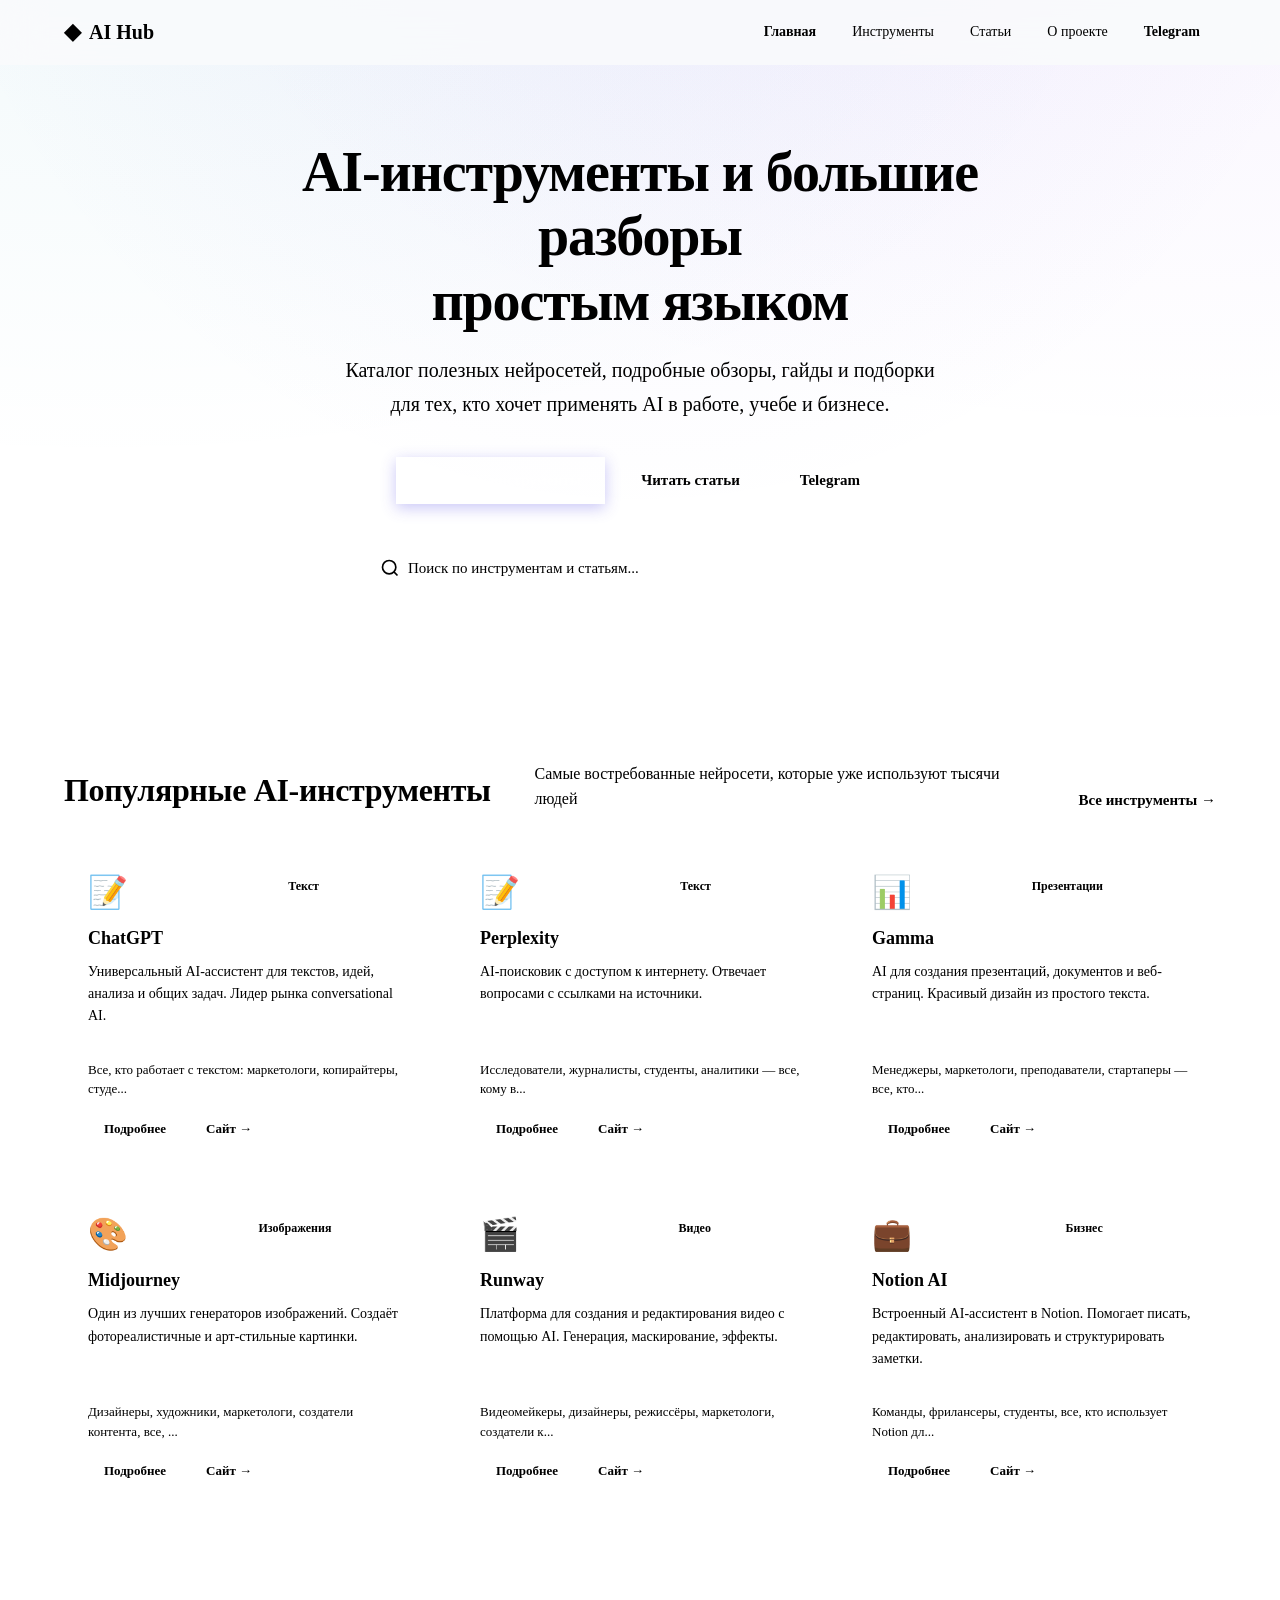
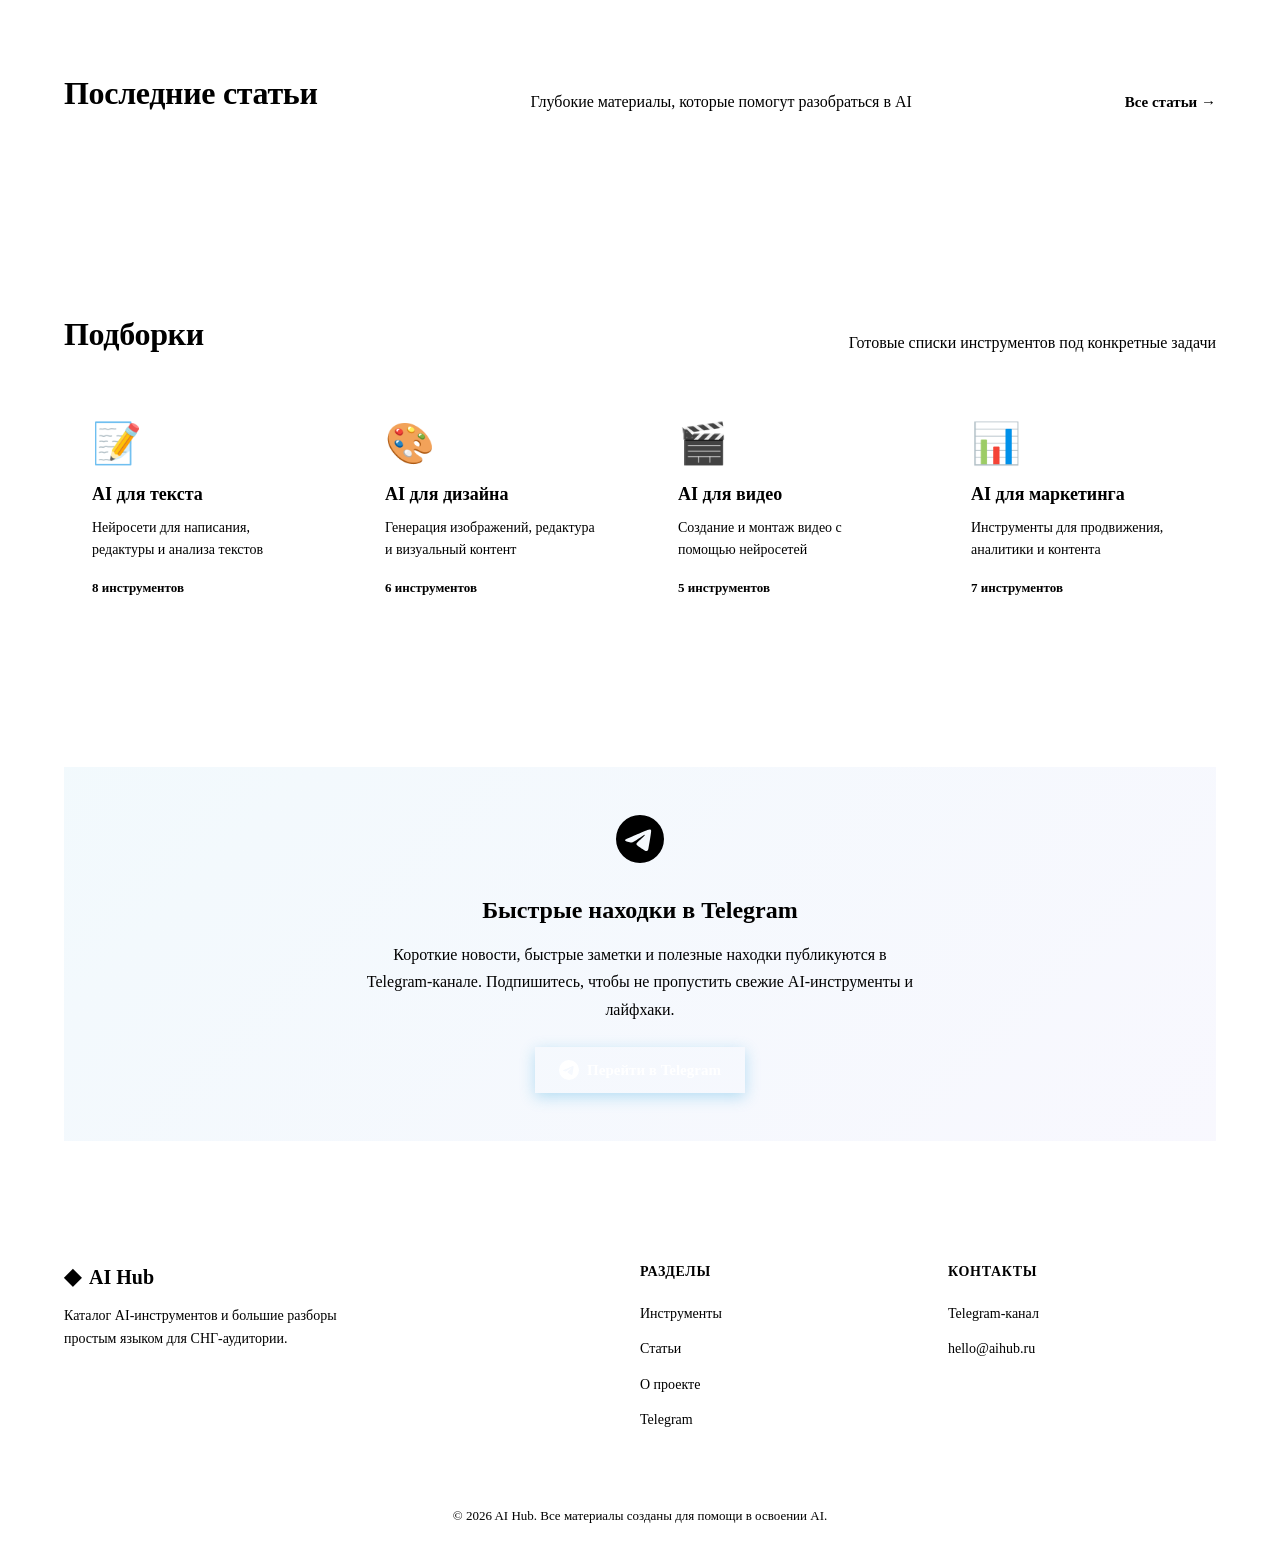
<file: index.html>
<!DOCTYPE html>
<html lang="ru">
<head>
    <meta charset="UTF-8">
    <meta name="viewport" content="width=device-width, initial-scale=1.0">
    <title>AI Hub — AI-инструменты и большие разборы простым языком</title>
    <meta name="description" content="Каталог полезных нейросетей, подробные обзоры, гайды и подборки для тех, кто хочет применять AI в работе, учебе и бизнесе.">
    <link rel="preconnect" href="https://fonts.googleapis.com">
    <link rel="preconnect" href="https://fonts.gstatic.com" crossorigin>
    <link href="https://fonts.googleapis.com/css2?family=Inter:wght@400;500;600;700;800&display=swap" rel="stylesheet">
    <link rel="stylesheet" href="css/style.css">
</head>
<body>
    <!-- Header -->
    <header class="header" id="header">
        <div class="container">
            <nav class="nav">
                <a href="index.html" class="logo">
                    <span class="logo-icon">◆</span>
                    <span class="logo-text">AI Hub</span>
                </a>
                <button class="nav-toggle" id="navToggle" aria-label="Открыть меню">
                    <span></span>
                    <span></span>
                    <span></span>
                </button>
                <ul class="nav-menu" id="navMenu">
                    <li><a href="index.html" class="nav-link active">Главная</a></li>
                    <li><a href="tools.html" class="nav-link">Инструменты</a></li>
                    <li><a href="articles.html" class="nav-link">Статьи</a></li>
                    <li><a href="about.html" class="nav-link">О проекте</a></li>
                    <li><a href="contact.html" class="nav-link nav-link--highlight">Telegram</a></li>
                </ul>
            </nav>
        </div>
    </header>

    <!-- Hero Section -->
    <section class="hero">
        <div class="hero-bg"></div>
        <div class="container">
            <div class="hero-content">
                <h1 class="hero-title">
                    AI-инструменты и большие разборы<br>простым языком
                </h1>
                <p class="hero-subtitle">
                    Каталог полезных нейросетей, подробные обзоры, гайды и подборки для тех, кто хочет применять AI в работе, учебе и бизнесе.
                </p>
                <div class="hero-actions">
                    <a href="tools.html" class="btn btn--primary">Смотреть инструменты</a>
                    <a href="articles.html" class="btn btn--secondary">Читать статьи</a>
                    <a href="contact.html" class="btn btn--outline">Telegram</a>
                </div>
                <div class="hero-search">
                    <div class="search-box">
                        <svg class="search-icon" width="20" height="20" viewBox="0 0 24 24" fill="none" stroke="currentColor" stroke-width="2">
                            <circle cx="11" cy="11" r="8"></circle>
                            <path d="m21 21-4.3-4.3"></path>
                        </svg>
                        <input type="text" class="search-input" id="heroSearch" placeholder="Поиск по инструментам и статьям...">
                        <button class="search-btn" id="heroSearchBtn">Найти</button>
                    </div>
                </div>
            </div>
        </div>
    </section>

    <!-- Popular Tools Section -->
    <section class="section section--tools">
        <div class="container">
            <div class="section-header">
                <h2 class="section-title">Популярные AI-инструменты</h2>
                <p class="section-desc">Самые востребованные нейросети, которые уже используют тысячи людей</p>
                <a href="tools.html" class="section-link">Все инструменты →</a>
            </div>
            <div class="tools-grid" id="popularTools">
                <!-- Tools will be loaded via JS -->
            </div>
        </div>
    </section>

    <!-- Latest Articles Section -->
    <section class="section section--articles">
        <div class="container">
            <div class="section-header">
                <h2 class="section-title">Последние статьи</h2>
                <p class="section-desc">Глубокие материалы, которые помогут разобраться в AI</p>
                <a href="articles.html" class="section-link">Все статьи →</a>
            </div>
            <div class="articles-grid" id="latestArticles">
                <!-- Articles will be loaded via JS -->
            </div>
        </div>
    </section>

    <!-- Collections Section -->
    <section class="section section--collections">
        <div class="container">
            <div class="section-header">
                <h2 class="section-title">Подборки</h2>
                <p class="section-desc">Готовые списки инструментов под конкретные задачи</p>
            </div>
            <div class="collections-grid">
                <a href="articles.html" class="collection-card">
                    <div class="collection-icon">📝</div>
                    <h3 class="collection-title">AI для текста</h3>
                    <p class="collection-desc">Нейросети для написания, редактуры и анализа текстов</p>
                    <span class="collection-count">8 инструментов</span>
                </a>
                <a href="articles.html" class="collection-card">
                    <div class="collection-icon">🎨</div>
                    <h3 class="collection-title">AI для дизайна</h3>
                    <p class="collection-desc">Генерация изображений, редактура и визуальный контент</p>
                    <span class="collection-count">6 инструментов</span>
                </a>
                <a href="articles.html" class="collection-card">
                    <div class="collection-icon">🎬</div>
                    <h3 class="collection-title">AI для видео</h3>
                    <p class="collection-desc">Создание и монтаж видео с помощью нейросетей</p>
                    <span class="collection-count">5 инструментов</span>
                </a>
                <a href="articles.html" class="collection-card">
                    <div class="collection-icon">📊</div>
                    <h3 class="collection-title">AI для маркетинга</h3>
                    <p class="collection-desc">Инструменты для продвижения, аналитики и контента</p>
                    <span class="collection-count">7 инструментов</span>
                </a>
            </div>
        </div>
    </section>

    <!-- Telegram CTA Section -->
    <section class="section section--telegram">
        <div class="container">
            <div class="telegram-block">
                <div class="telegram-content">
                    <div class="telegram-icon">
                        <svg width="48" height="48" viewBox="0 0 24 24" fill="currentColor">
                            <path d="M11.944 0A12 12 0 0 0 0 12a12 12 0 0 0 12 12 12 12 0 0 0 12-12A12 12 0 0 0 12 0a12 12 0 0 0-.056 0zm4.962 7.224c.1-.002.321.023.465.14a.506.506 0 0 1 .171.325c.016.093.036.306.02.472-.18 1.898-.962 6.502-1.36 8.627-.168.9-.499 1.201-.82 1.23-.696.065-1.225-.46-1.9-.902-1.056-.693-1.653-1.124-2.678-1.8-1.185-.78-.417-1.21.258-1.91.177-.184 3.247-2.977 3.307-3.23.007-.032.014-.15-.056-.212s-.174-.041-.249-.024c-.106.024-1.793 1.14-5.061 3.345-.479.33-.913.49-1.302.48-.428-.008-1.252-.241-1.865-.44-.752-.245-1.349-.374-1.297-.789.027-.216.325-.437.893-.663 3.498-1.524 5.83-2.529 6.998-3.014 3.332-1.386 4.025-1.627 4.476-1.635z"/>
                        </svg>
                    </div>
                    <h2 class="telegram-title">Быстрые находки в Telegram</h2>
                    <p class="telegram-desc">
                        Короткие новости, быстрые заметки и полезные находки публикуются в Telegram-канале. 
                        Подпишитесь, чтобы не пропустить свежие AI-инструменты и лайфхаки.
                    </p>
                    <a href="https://t.me/your_channel" target="_blank" class="btn btn--telegram">
                        <svg width="20" height="20" viewBox="0 0 24 24" fill="currentColor">
                            <path d="M11.944 0A12 12 0 0 0 0 12a12 12 0 0 0 12 12 12 12 0 0 0 12-12A12 12 0 0 0 12 0a12 12 0 0 0-.056 0zm4.962 7.224c.1-.002.321.023.465.14a.506.506 0 0 1 .171.325c.016.093.036.306.02.472-.18 1.898-.962 6.502-1.36 8.627-.168.9-.499 1.201-.82 1.23-.696.065-1.225-.46-1.9-.902-1.056-.693-1.653-1.124-2.678-1.8-1.185-.78-.417-1.21.258-1.91.177-.184 3.247-2.977 3.307-3.23.007-.032.014-.15-.056-.212s-.174-.041-.249-.024c-.106.024-1.793 1.14-5.061 3.345-.479.33-.913.49-1.302.48-.428-.008-1.252-.241-1.865-.44-.752-.245-1.349-.374-1.297-.789.027-.216.325-.437.893-.663 3.498-1.524 5.83-2.529 6.998-3.014 3.332-1.386 4.025-1.627 4.476-1.635z"/>
                        </svg>
                        Перейти в Telegram
                    </a>
                </div>
            </div>
        </div>
    </section>

    <!-- Footer -->
    <footer class="footer">
        <div class="container">
            <div class="footer-grid">
                <div class="footer-brand">
                    <a href="index.html" class="footer-logo">
                        <span class="logo-icon">◆</span>
                        <span class="logo-text">AI Hub</span>
                    </a>
                    <p class="footer-desc">Каталог AI-инструментов и большие разборы простым языком для СНГ-аудитории.</p>
                </div>
                <div class="footer-nav">
                    <h4 class="footer-title">Разделы</h4>
                    <ul class="footer-links">
                        <li><a href="tools.html">Инструменты</a></li>
                        <li><a href="articles.html">Статьи</a></li>
                        <li><a href="about.html">О проекте</a></li>
                        <li><a href="contact.html">Telegram</a></li>
                    </ul>
                </div>
                <div class="footer-nav">
                    <h4 class="footer-title">Контакты</h4>
                    <ul class="footer-links">
                        <li><a href="https://t.me/your_channel" target="_blank">Telegram-канал</a></li>
                        <li><a href="mailto:hello@aihub.ru">hello@aihub.ru</a></li>
                    </ul>
                </div>
            </div>
            <div class="footer-bottom">
                <p>© 2026 AI Hub. Все материалы созданы для помощи в освоении AI.</p>
            </div>
        </div>
    </footer>

    <script src="data/tools.js"></script>
    <script src="data/articles.js"></script>
    <script src="js/main.js"></script>
    <script>
        // Load popular tools on homepage
        document.addEventListener('DOMContentLoaded', function() {
            renderPopularTools();
            renderLatestArticles();

            // Hero search
            const heroSearch = document.getElementById('heroSearch');
            const heroSearchBtn = document.getElementById('heroSearchBtn');

            function doHeroSearch() {
                const query = heroSearch.value.trim();
                if (query) {
                    window.location.href = 'tools.html?search=' + encodeURIComponent(query);
                }
            }

            heroSearchBtn.addEventListener('click', doHeroSearch);
            heroSearch.addEventListener('keypress', function(e) {
                if (e.key === 'Enter') doHeroSearch();
            });
        });
    </script>
</body>
</html>
</file>
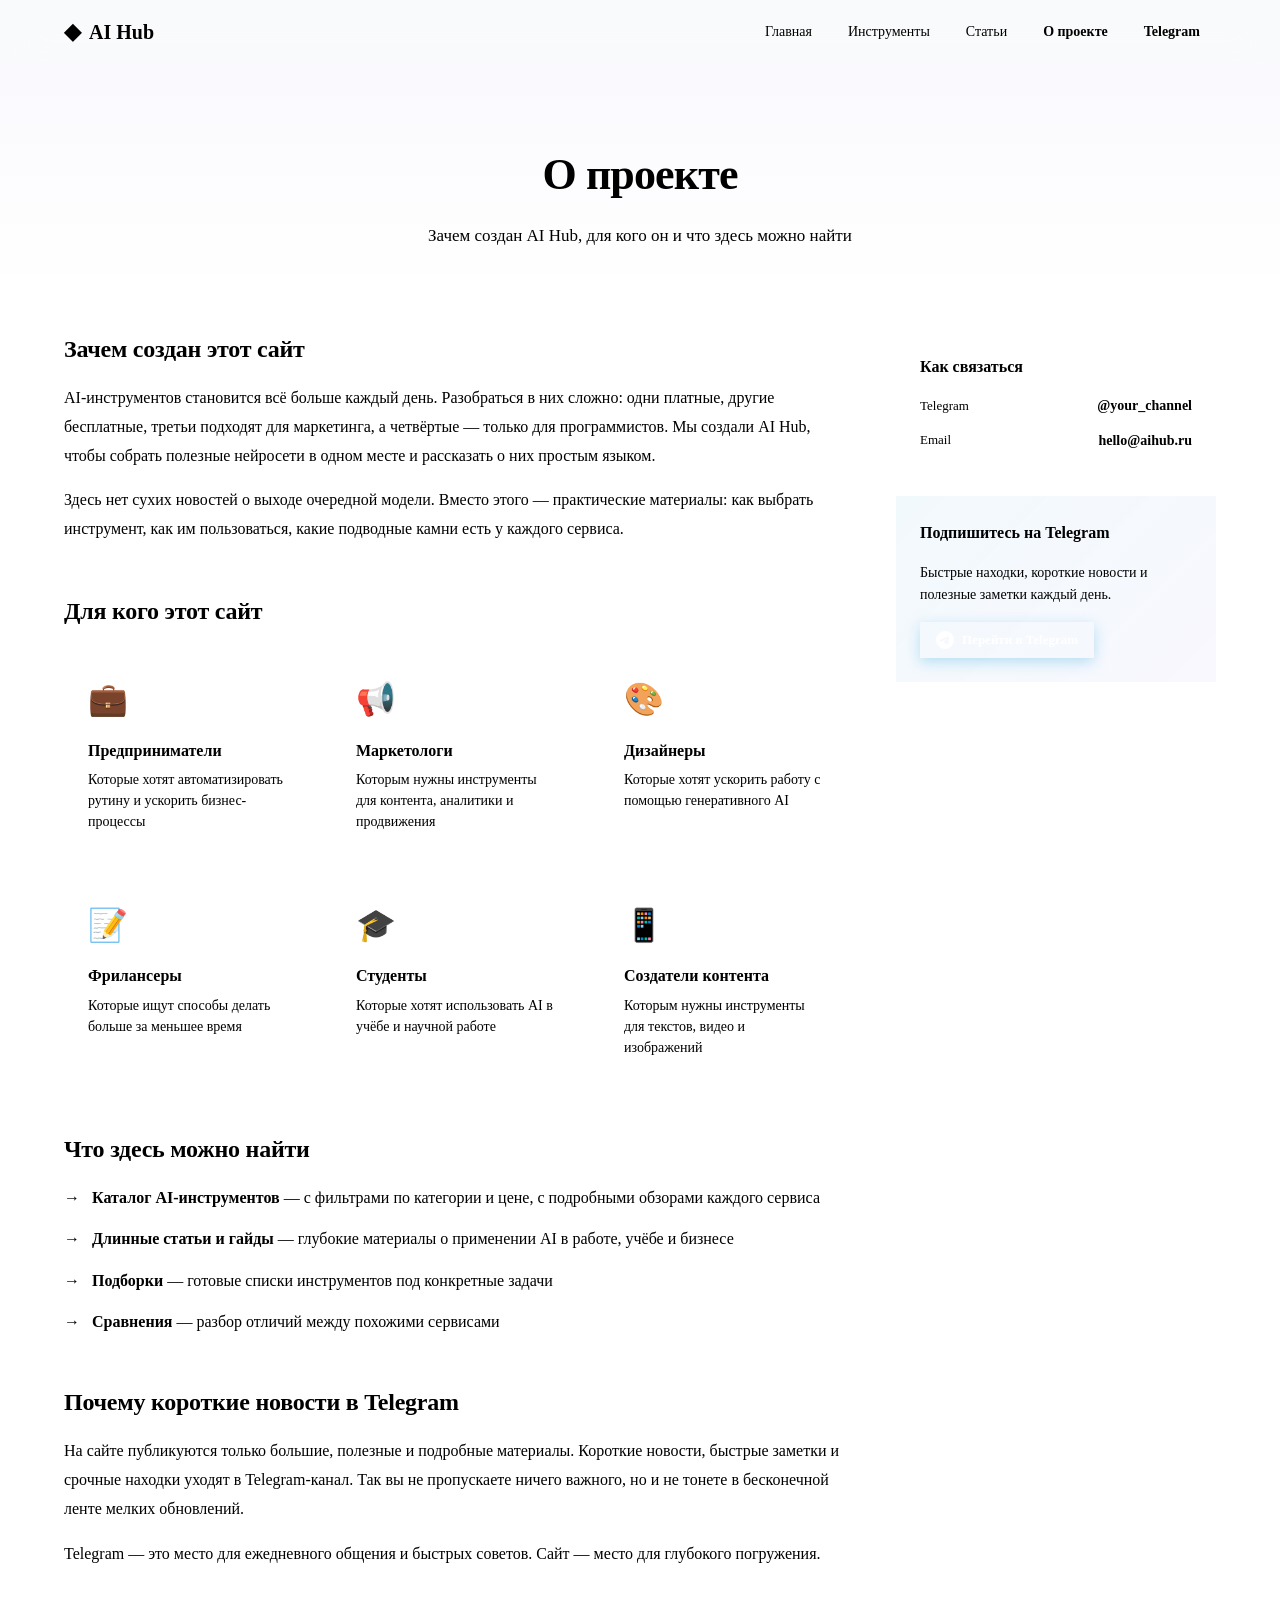
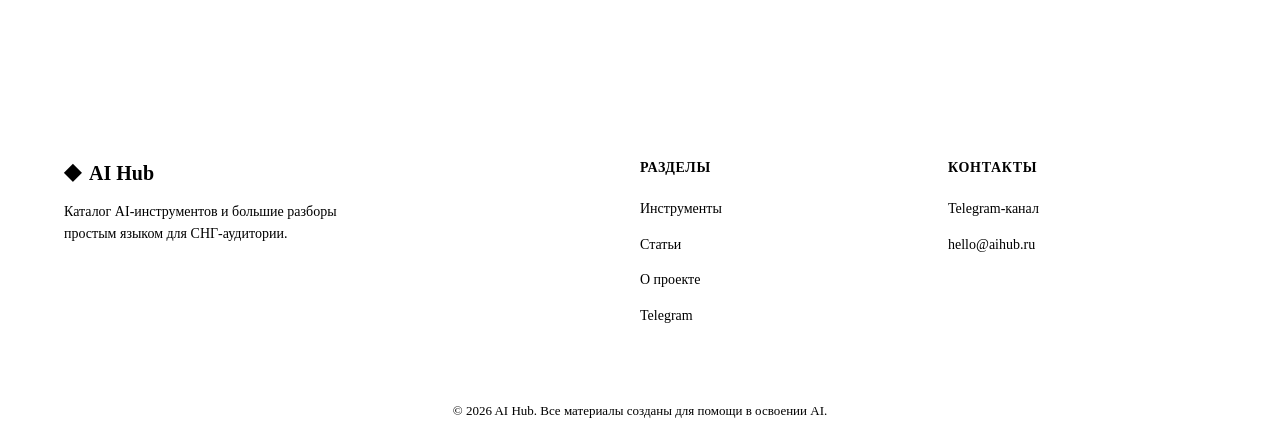
<file: about.html>
<!DOCTYPE html>
<html lang="ru">
<head>
    <meta charset="UTF-8">
    <meta name="viewport" content="width=device-width, initial-scale=1.0">
    <title>О проекте — AI Hub</title>
    <meta name="description" content="AI Hub — каталог AI-инструментов и большие разборы простым языком для СНГ-аудитории.">
    <link rel="preconnect" href="https://fonts.googleapis.com">
    <link rel="preconnect" href="https://fonts.gstatic.com" crossorigin>
    <link href="https://fonts.googleapis.com/css2?family=Inter:wght@400;500;600;700;800&display=swap" rel="stylesheet">
    <link rel="stylesheet" href="css/style.css">
</head>
<body>
    <!-- Header -->
    <header class="header" id="header">
        <div class="container">
            <nav class="nav">
                <a href="index.html" class="logo">
                    <span class="logo-icon">◆</span>
                    <span class="logo-text">AI Hub</span>
                </a>
                <button class="nav-toggle" id="navToggle" aria-label="Открыть меню">
                    <span></span>
                    <span></span>
                    <span></span>
                </button>
                <ul class="nav-menu" id="navMenu">
                    <li><a href="index.html" class="nav-link">Главная</a></li>
                    <li><a href="tools.html" class="nav-link">Инструменты</a></li>
                    <li><a href="articles.html" class="nav-link">Статьи</a></li>
                    <li><a href="about.html" class="nav-link active">О проекте</a></li>
                    <li><a href="contact.html" class="nav-link nav-link--highlight">Telegram</a></li>
                </ul>
            </nav>
        </div>
    </header>

    <!-- Page Header -->
    <section class="page-header">
        <div class="container">
            <h1 class="page-title">О проекте</h1>
            <p class="page-subtitle">Зачем создан AI Hub, для кого он и что здесь можно найти</p>
        </div>
    </section>

    <!-- About Content -->
    <section class="section section--about">
        <div class="container">
            <div class="about-grid">
                <div class="about-main">
                    <div class="about-block">
                        <h2 class="about-title">Зачем создан этот сайт</h2>
                        <p class="about-text">
                            AI-инструментов становится всё больше каждый день. Разобраться в них сложно: одни платные, другие бесплатные, 
                            третьи подходят для маркетинга, а четвёртые — только для программистов. Мы создали AI Hub, чтобы собрать 
                            полезные нейросети в одном месте и рассказать о них простым языком.
                        </p>
                        <p class="about-text">
                            Здесь нет сухих новостей о выходе очередной модели. Вместо этого — практические материалы: как выбрать инструмент, 
                            как им пользоваться, какие подводные камни есть у каждого сервиса.
                        </p>
                    </div>

                    <div class="about-block">
                        <h2 class="about-title">Для кого этот сайт</h2>
                        <div class="about-audience">
                            <div class="audience-item">
                                <div class="audience-icon">💼</div>
                                <h4>Предприниматели</h4>
                                <p>Которые хотят автоматизировать рутину и ускорить бизнес-процессы</p>
                            </div>
                            <div class="audience-item">
                                <div class="audience-icon">📢</div>
                                <h4>Маркетологи</h4>
                                <p>Которым нужны инструменты для контента, аналитики и продвижения</p>
                            </div>
                            <div class="audience-item">
                                <div class="audience-icon">🎨</div>
                                <h4>Дизайнеры</h4>
                                <p>Которые хотят ускорить работу с помощью генеративного AI</p>
                            </div>
                            <div class="audience-item">
                                <div class="audience-icon">📝</div>
                                <h4>Фрилансеры</h4>
                                <p>Которые ищут способы делать больше за меньшее время</p>
                            </div>
                            <div class="audience-item">
                                <div class="audience-icon">🎓</div>
                                <h4>Студенты</h4>
                                <p>Которые хотят использовать AI в учёбе и научной работе</p>
                            </div>
                            <div class="audience-item">
                                <div class="audience-icon">📱</div>
                                <h4>Создатели контента</h4>
                                <p>Которым нужны инструменты для текстов, видео и изображений</p>
                            </div>
                        </div>
                    </div>

                    <div class="about-block">
                        <h2 class="about-title">Что здесь можно найти</h2>
                        <ul class="about-list">
                            <li><strong>Каталог AI-инструментов</strong> — с фильтрами по категории и цене, с подробными обзорами каждого сервиса</li>
                            <li><strong>Длинные статьи и гайды</strong> — глубокие материалы о применении AI в работе, учёбе и бизнесе</li>
                            <li><strong>Подборки</strong> — готовые списки инструментов под конкретные задачи</li>
                            <li><strong>Сравнения</strong> — разбор отличий между похожими сервисами</li>
                        </ul>
                    </div>

                    <div class="about-block">
                        <h2 class="about-title">Почему короткие новости в Telegram</h2>
                        <p class="about-text">
                            На сайте публикуются только большие, полезные и подробные материалы. Короткие новости, быстрые заметки 
                            и срочные находки уходят в Telegram-канал. Так вы не пропускаете ничего важного, но и не тонете 
                            в бесконечной ленте мелких обновлений.
                        </p>
                        <p class="about-text">
                            Telegram — это место для ежедневного общения и быстрых советов. Сайт — место для глубокого погружения.
                        </p>
                    </div>
                </div>

                <aside class="about-sidebar">
                    <div class="sidebar-card">
                        <h3 class="sidebar-title">Как связаться</h3>
                        <div class="sidebar-info">
                            <div class="sidebar-row">
                                <span class="sidebar-label">Telegram</span>
                                <a href="https://t.me/your_channel" target="_blank" class="sidebar-value sidebar-link">@your_channel</a>
                            </div>
                            <div class="sidebar-row">
                                <span class="sidebar-label">Email</span>
                                <a href="mailto:hello@aihub.ru" class="sidebar-value sidebar-link">hello@aihub.ru</a>
                            </div>
                        </div>
                    </div>
                    <div class="sidebar-card sidebar-card--telegram">
                        <h3 class="sidebar-title">Подпишитесь на Telegram</h3>
                        <p class="sidebar-text">Быстрые находки, короткие новости и полезные заметки каждый день.</p>
                        <a href="https://t.me/your_channel" target="_blank" class="btn btn--telegram btn--small">
                            <svg width="18" height="18" viewBox="0 0 24 24" fill="currentColor">
                                <path d="M11.944 0A12 12 0 0 0 0 12a12 12 0 0 0 12 12 12 12 0 0 0 12-12A12 12 0 0 0 12 0a12 12 0 0 0-.056 0zm4.962 7.224c.1-.002.321.023.465.14a.506.506 0 0 1 .171.325c.016.093.036.306.02.472-.18 1.898-.962 6.502-1.36 8.627-.168.9-.499 1.201-.82 1.23-.696.065-1.225-.46-1.9-.902-1.056-.693-1.653-1.124-2.678-1.8-1.185-.78-.417-1.21.258-1.91.177-.184 3.247-2.977 3.307-3.23.007-.032.014-.15-.056-.212s-.174-.041-.249-.024c-.106.024-1.793 1.14-5.061 3.345-.479.33-.913.49-1.302.48-.428-.008-1.252-.241-1.865-.44-.752-.245-1.349-.374-1.297-.789.027-.216.325-.437.893-.663 3.498-1.524 5.83-2.529 6.998-3.014 3.332-1.386 4.025-1.627 4.476-1.635z"/>
                            </svg>
                            Перейти в Telegram
                        </a>
                    </div>
                </aside>
            </div>
        </div>
    </section>

    <!-- Footer -->
    <footer class="footer">
        <div class="container">
            <div class="footer-grid">
                <div class="footer-brand">
                    <a href="index.html" class="footer-logo">
                        <span class="logo-icon">◆</span>
                        <span class="logo-text">AI Hub</span>
                    </a>
                    <p class="footer-desc">Каталог AI-инструментов и большие разборы простым языком для СНГ-аудитории.</p>
                </div>
                <div class="footer-nav">
                    <h4 class="footer-title">Разделы</h4>
                    <ul class="footer-links">
                        <li><a href="tools.html">Инструменты</a></li>
                        <li><a href="articles.html">Статьи</a></li>
                        <li><a href="about.html">О проекте</a></li>
                        <li><a href="contact.html">Telegram</a></li>
                    </ul>
                </div>
                <div class="footer-nav">
                    <h4 class="footer-title">Контакты</h4>
                    <ul class="footer-links">
                        <li><a href="https://t.me/your_channel" target="_blank">Telegram-канал</a></li>
                        <li><a href="mailto:hello@aihub.ru">hello@aihub.ru</a></li>
                    </ul>
                </div>
            </div>
            <div class="footer-bottom">
                <p>© 2026 AI Hub. Все материалы созданы для помощи в освоении AI.</p>
            </div>
        </div>
    </footer>

    <script src="data/tools.js"></script>
    <script src="data/articles.js"></script>
    <script src="js/main.js"></script>
</body>
</html>
</file>
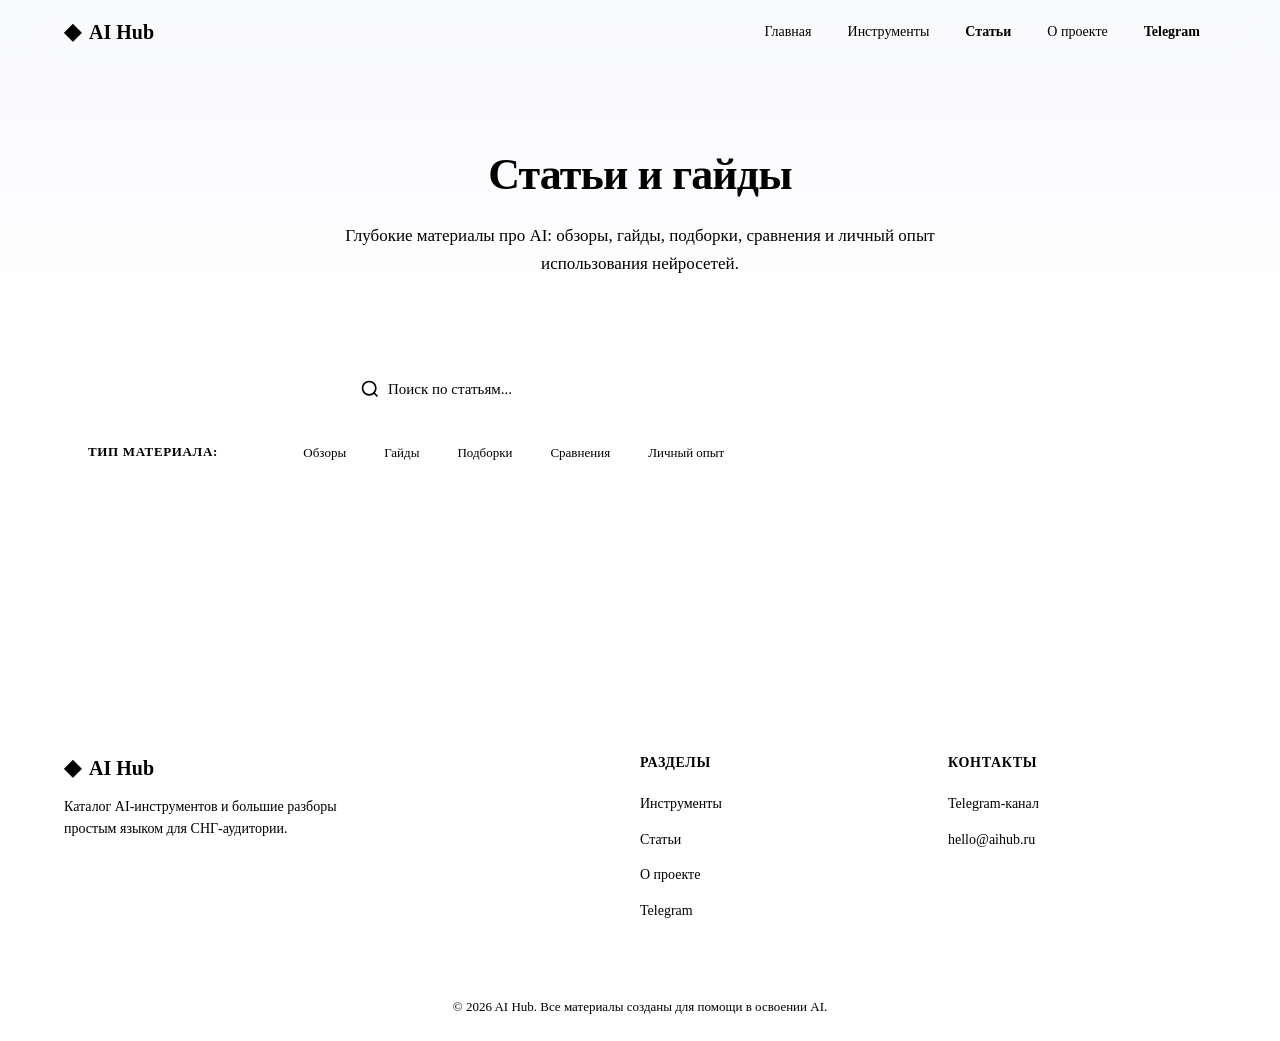
<file: article-detail.html>
<!DOCTYPE html>
<html lang="ru">
<head>
    <meta charset="UTF-8">
    <meta name="viewport" content="width=device-width, initial-scale=1.0">
    <title id="articleDetailTitle">Статья — AI Hub</title>
    <meta name="description" content="Глубокий материал про AI: обзоры, гайды, подборки и сравнения инструментов.">
    <link rel="preconnect" href="https://fonts.googleapis.com">
    <link rel="preconnect" href="https://fonts.gstatic.com" crossorigin>
    <link href="https://fonts.googleapis.com/css2?family=Inter:wght@400;500;600;700;800&display=swap" rel="stylesheet">
    <link rel="stylesheet" href="css/style.css">
</head>
<body>
    <!-- Header -->
    <header class="header" id="header">
        <div class="container">
            <nav class="nav">
                <a href="index.html" class="logo">
                    <span class="logo-icon">◆</span>
                    <span class="logo-text">AI Hub</span>
                </a>
                <button class="nav-toggle" id="navToggle" aria-label="Открыть меню">
                    <span></span>
                    <span></span>
                    <span></span>
                </button>
                <ul class="nav-menu" id="navMenu">
                    <li><a href="index.html" class="nav-link">Главная</a></li>
                    <li><a href="tools.html" class="nav-link">Инструменты</a></li>
                    <li><a href="articles.html" class="nav-link active">Статьи</a></li>
                    <li><a href="about.html" class="nav-link">О проекте</a></li>
                    <li><a href="contact.html" class="nav-link nav-link--highlight">Telegram</a></li>
                </ul>
            </nav>
        </div>
    </header>

    <!-- Article Detail -->
    <article class="article-detail" id="articleDetail">
        <div class="container">
            <div class="article-detail-header">
                <div class="article-detail-meta">
                    <span class="badge badge--category" id="articleCategory">Категория</span>
                    <span class="article-date" id="articleDate">Дата</span>
                    <span class="article-readtime" id="articleReadTime">Время чтения</span>
                </div>
                <h1 class="article-detail-title" id="articleTitle">Заголовок статьи</h1>
                <p class="article-detail-subtitle" id="articleSubtitle">Краткое описание статьи</p>
                <div class="article-tags" id="articleTags">
                    <!-- Tags via JS -->
                </div>
            </div>

            <div class="article-detail-cover" id="articleCover">
                <!-- Cover image via JS -->
            </div>

            <div class="article-detail-grid">
                <div class="article-detail-main">
                    <div class="article-tldr" id="articleTldr">
                        <h3 class="tldr-title">Коротко</h3>
                        <p class="tldr-text">Краткое содержание статьи</p>
                    </div>

                    <div class="article-toc" id="articleToc">
                        <h3 class="toc-title">Содержание</h3>
                        <ul class="toc-list" id="tocList">
                            <!-- TOC via JS -->
                        </ul>
                    </div>

                    <div class="article-content" id="articleContent">
                        <!-- Main content via JS -->
                    </div>

                    <div class="article-conclusion" id="articleConclusion">
                        <h2>Вывод</h2>
                        <p>Итоговые мысли статьи</p>
                    </div>

                    <div class="article-related-tools" id="articleRelatedTools">
                        <h2 class="section-title">Связанные инструменты</h2>
                        <div class="tools-grid" id="relatedToolsGrid">
                            <!-- Related tools via JS -->
                        </div>
                    </div>

                    <div class="article-similar" id="articleSimilar">
                        <h2 class="section-title">Похожие статьи</h2>
                        <div class="articles-grid" id="similarArticlesGrid">
                            <!-- Similar articles via JS -->
                        </div>
                    </div>
                </div>

                <aside class="article-sidebar">
                    <div class="sidebar-card sidebar-card--sticky">
                        <h3 class="sidebar-title">Подпишитесь на Telegram</h3>
                        <p class="sidebar-text">Короткие новости, быстрые находки и заметки о AI публикуются в нашем Telegram-канале.</p>
                        <a href="https://t.me/your_channel" target="_blank" class="btn btn--telegram btn--small">
                            <svg width="18" height="18" viewBox="0 0 24 24" fill="currentColor">
                                <path d="M11.944 0A12 12 0 0 0 0 12a12 12 0 0 0 12 12 12 12 0 0 0 12-12A12 12 0 0 0 12 0a12 12 0 0 0-.056 0zm4.962 7.224c.1-.002.321.023.465.14a.506.506 0 0 1 .171.325c.016.093.036.306.02.472-.18 1.898-.962 6.502-1.36 8.627-.168.9-.499 1.201-.82 1.23-.696.065-1.225-.46-1.9-.902-1.056-.693-1.653-1.124-2.678-1.8-1.185-.78-.417-1.21.258-1.91.177-.184 3.247-2.977 3.307-3.23.007-.032.014-.15-.056-.212s-.174-.041-.249-.024c-.106.024-1.793 1.14-5.061 3.345-.479.33-.913.49-1.302.48-.428-.008-1.252-.241-1.865-.44-.752-.245-1.349-.374-1.297-.789.027-.216.325-.437.893-.663 3.498-1.524 5.83-2.529 6.998-3.014 3.332-1.386 4.025-1.627 4.476-1.635z"/>
                            </svg>
                            Подписаться
                        </a>
                    </div>
                </aside>
            </div>
        </div>
    </article>

    <!-- Footer -->
    <footer class="footer">
        <div class="container">
            <div class="footer-grid">
                <div class="footer-brand">
                    <a href="index.html" class="footer-logo">
                        <span class="logo-icon">◆</span>
                        <span class="logo-text">AI Hub</span>
                    </a>
                    <p class="footer-desc">Каталог AI-инструментов и большие разборы простым языком для СНГ-аудитории.</p>
                </div>
                <div class="footer-nav">
                    <h4 class="footer-title">Разделы</h4>
                    <ul class="footer-links">
                        <li><a href="tools.html">Инструменты</a></li>
                        <li><a href="articles.html">Статьи</a></li>
                        <li><a href="about.html">О проекте</a></li>
                        <li><a href="contact.html">Telegram</a></li>
                    </ul>
                </div>
                <div class="footer-nav">
                    <h4 class="footer-title">Контакты</h4>
                    <ul class="footer-links">
                        <li><a href="https://t.me/your_channel" target="_blank">Telegram-канал</a></li>
                        <li><a href="mailto:hello@aihub.ru">hello@aihub.ru</a></li>
                    </ul>
                </div>
            </div>
            <div class="footer-bottom">
                <p>© 2026 AI Hub. Все материалы созданы для помощи в освоении AI.</p>
            </div>
        </div>
    </footer>

    <script src="data/tools.js"></script>
    <script src="data/articles.js"></script>
    <script src="js/main.js"></script>
    <script>
        document.addEventListener('DOMContentLoaded', function() {
            renderArticleDetail();
        });
    </script>
</body>
</html>
</file>
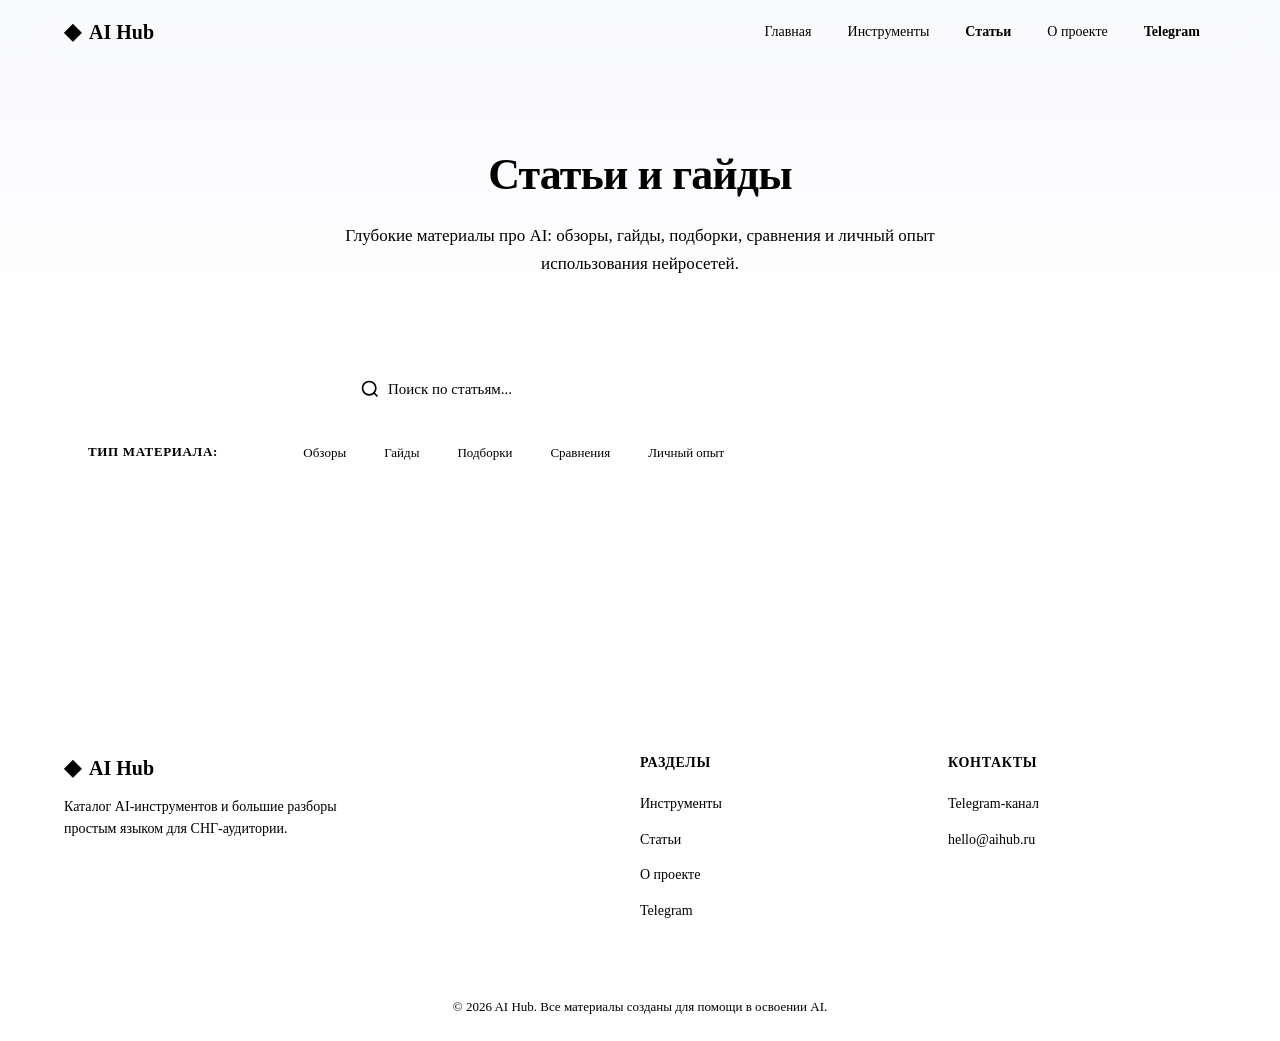
<file: articles.html>
<!DOCTYPE html>
<html lang="ru">
<head>
    <meta charset="UTF-8">
    <meta name="viewport" content="width=device-width, initial-scale=1.0">
    <title>Статьи — AI Hub</title>
    <meta name="description" content="Длинные статьи, гайды, обзоры, подборки и сравнения AI-инструментов. Глубокие материалы для практического применения.">
    <link rel="preconnect" href="https://fonts.googleapis.com">
    <link rel="preconnect" href="https://fonts.gstatic.com" crossorigin>
    <link href="https://fonts.googleapis.com/css2?family=Inter:wght@400;500;600;700;800&display=swap" rel="stylesheet">
    <link rel="stylesheet" href="css/style.css">
</head>
<body>
    <!-- Header -->
    <header class="header" id="header">
        <div class="container">
            <nav class="nav">
                <a href="index.html" class="logo">
                    <span class="logo-icon">◆</span>
                    <span class="logo-text">AI Hub</span>
                </a>
                <button class="nav-toggle" id="navToggle" aria-label="Открыть меню">
                    <span></span>
                    <span></span>
                    <span></span>
                </button>
                <ul class="nav-menu" id="navMenu">
                    <li><a href="index.html" class="nav-link">Главная</a></li>
                    <li><a href="tools.html" class="nav-link">Инструменты</a></li>
                    <li><a href="articles.html" class="nav-link active">Статьи</a></li>
                    <li><a href="about.html" class="nav-link">О проекте</a></li>
                    <li><a href="contact.html" class="nav-link nav-link--highlight">Telegram</a></li>
                </ul>
            </nav>
        </div>
    </header>

    <!-- Page Header -->
    <section class="page-header">
        <div class="container">
            <h1 class="page-title">Статьи и гайды</h1>
            <p class="page-subtitle">Глубокие материалы про AI: обзоры, гайды, подборки, сравнения и личный опыт использования нейросетей.</p>
        </div>
    </section>

    <!-- Search & Filters -->
    <section class="section section--filters">
        <div class="container">
            <div class="filters-bar">
                <div class="search-box search-box--large">
                    <svg class="search-icon" width="20" height="20" viewBox="0 0 24 24" fill="none" stroke="currentColor" stroke-width="2">
                        <circle cx="11" cy="11" r="8"></circle>
                        <path d="m21 21-4.3-4.3"></path>
                    </svg>
                    <input type="text" class="search-input" id="articlesSearch" placeholder="Поиск по статьям...">
                </div>
                <div class="filter-groups">
                    <div class="filter-group">
                        <span class="filter-label">Тип материала:</span>
                        <div class="filter-tags" id="articleTypeFilters">
                            <button class="filter-tag active" data-filter="all">Все</button>
                            <button class="filter-tag" data-filter="Обзоры">Обзоры</button>
                            <button class="filter-tag" data-filter="Гайды">Гайды</button>
                            <button class="filter-tag" data-filter="Подборки">Подборки</button>
                            <button class="filter-tag" data-filter="Сравнения">Сравнения</button>
                            <button class="filter-tag" data-filter="Личный опыт">Личный опыт</button>
                        </div>
                    </div>
                </div>
            </div>
        </div>
    </section>

    <!-- Articles Grid -->
    <section class="section section--articles-list">
        <div class="container">
            <div class="articles-grid" id="articlesGrid">
                <!-- Articles will be loaded via JS -->
            </div>
            <div class="no-results" id="noArticleResults" style="display: none;">
                <div class="no-results-icon">🔍</div>
                <h3>Ничего не найдено</h3>
                <p>Попробуйте изменить запрос или сбросить фильтры</p>
                <button class="btn btn--secondary" id="resetArticleFilters">Сбросить фильтры</button>
            </div>
        </div>
    </section>

    <!-- Footer -->
    <footer class="footer">
        <div class="container">
            <div class="footer-grid">
                <div class="footer-brand">
                    <a href="index.html" class="footer-logo">
                        <span class="logo-icon">◆</span>
                        <span class="logo-text">AI Hub</span>
                    </a>
                    <p class="footer-desc">Каталог AI-инструментов и большие разборы простым языком для СНГ-аудитории.</p>
                </div>
                <div class="footer-nav">
                    <h4 class="footer-title">Разделы</h4>
                    <ul class="footer-links">
                        <li><a href="tools.html">Инструменты</a></li>
                        <li><a href="articles.html">Статьи</a></li>
                        <li><a href="about.html">О проекте</a></li>
                        <li><a href="contact.html">Telegram</a></li>
                    </ul>
                </div>
                <div class="footer-nav">
                    <h4 class="footer-title">Контакты</h4>
                    <ul class="footer-links">
                        <li><a href="https://t.me/your_channel" target="_blank">Telegram-канал</a></li>
                        <li><a href="mailto:hello@aihub.ru">hello@aihub.ru</a></li>
                    </ul>
                </div>
            </div>
            <div class="footer-bottom">
                <p>© 2026 AI Hub. Все материалы созданы для помощи в освоении AI.</p>
            </div>
        </div>
    </footer>

    <script src="data/tools.js"></script>
    <script src="data/articles.js"></script>
    <script src="js/main.js"></script>
    <script>
        document.addEventListener('DOMContentLoaded', function() {
            renderArticlesPage();
            initArticleFilters();
        });
    </script>
</body>
</html>
</file>
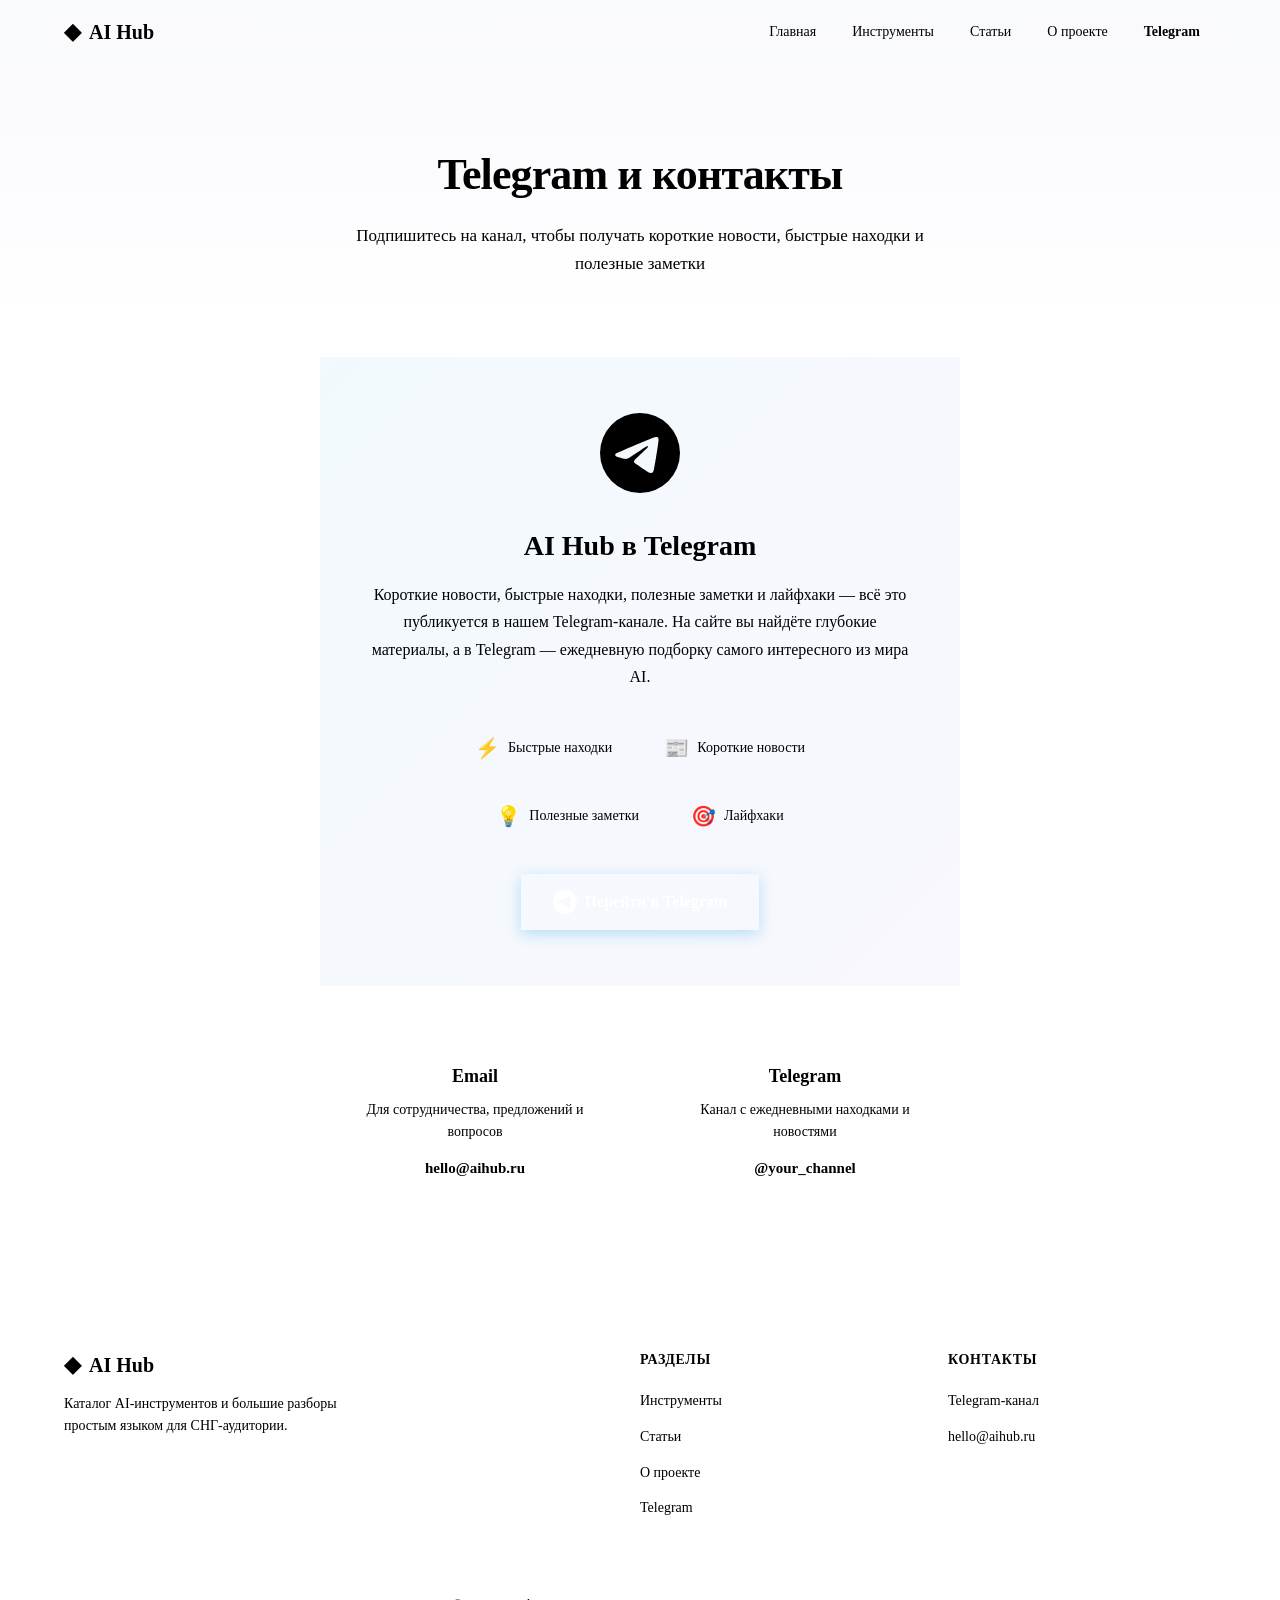
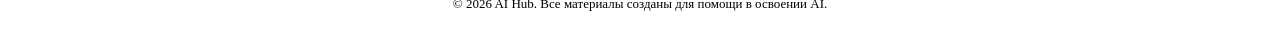
<file: contact.html>
<!DOCTYPE html>
<html lang="ru">
<head>
    <meta charset="UTF-8">
    <meta name="viewport" content="width=device-width, initial-scale=1.0">
    <title>Telegram и контакты — AI Hub</title>
    <meta name="description" content="Подпишитесь на Telegram-канал AI Hub. Короткие новости, быстрые находки и полезные заметки о AI каждый день.">
    <link rel="preconnect" href="https://fonts.googleapis.com">
    <link rel="preconnect" href="https://fonts.gstatic.com" crossorigin>
    <link href="https://fonts.googleapis.com/css2?family=Inter:wght@400;500;600;700;800&display=swap" rel="stylesheet">
    <link rel="stylesheet" href="css/style.css">
</head>
<body>
    <!-- Header -->
    <header class="header" id="header">
        <div class="container">
            <nav class="nav">
                <a href="index.html" class="logo">
                    <span class="logo-icon">◆</span>
                    <span class="logo-text">AI Hub</span>
                </a>
                <button class="nav-toggle" id="navToggle" aria-label="Открыть меню">
                    <span></span>
                    <span></span>
                    <span></span>
                </button>
                <ul class="nav-menu" id="navMenu">
                    <li><a href="index.html" class="nav-link">Главная</a></li>
                    <li><a href="tools.html" class="nav-link">Инструменты</a></li>
                    <li><a href="articles.html" class="nav-link">Статьи</a></li>
                    <li><a href="about.html" class="nav-link">О проекте</a></li>
                    <li><a href="contact.html" class="nav-link nav-link--highlight active">Telegram</a></li>
                </ul>
            </nav>
        </div>
    </header>

    <!-- Page Header -->
    <section class="page-header page-header--telegram">
        <div class="container">
            <h1 class="page-title">Telegram и контакты</h1>
            <p class="page-subtitle">Подпишитесь на канал, чтобы получать короткие новости, быстрые находки и полезные заметки</p>
        </div>
    </section>

    <!-- Telegram CTA -->
    <section class="section section--telegram-page">
        <div class="container">
            <div class="telegram-page-card">
                <div class="telegram-page-icon">
                    <svg width="80" height="80" viewBox="0 0 24 24" fill="currentColor">
                        <path d="M11.944 0A12 12 0 0 0 0 12a12 12 0 0 0 12 12 12 12 0 0 0 12-12A12 12 0 0 0 12 0a12 12 0 0 0-.056 0zm4.962 7.224c.1-.002.321.023.465.14a.506.506 0 0 1 .171.325c.016.093.036.306.02.472-.18 1.898-.962 6.502-1.36 8.627-.168.9-.499 1.201-.82 1.23-.696.065-1.225-.46-1.9-.902-1.056-.693-1.653-1.124-2.678-1.8-1.185-.78-.417-1.21.258-1.91.177-.184 3.247-2.977 3.307-3.23.007-.032.014-.15-.056-.212s-.174-.041-.249-.024c-.106.024-1.793 1.14-5.061 3.345-.479.33-.913.49-1.302.48-.428-.008-1.252-.241-1.865-.44-.752-.245-1.349-.374-1.297-.789.027-.216.325-.437.893-.663 3.498-1.524 5.83-2.529 6.998-3.014 3.332-1.386 4.025-1.627 4.476-1.635z"/>
                    </svg>
                </div>
                <h2 class="telegram-page-title">AI Hub в Telegram</h2>
                <p class="telegram-page-desc">
                    Короткие новости, быстрые находки, полезные заметки и лайфхаки — всё это публикуется в нашем Telegram-канале. 
                    На сайте вы найдёте глубокие материалы, а в Telegram — ежедневную подборку самого интересного из мира AI.
                </p>
                <div class="telegram-page-features">
                    <div class="telegram-feature">
                        <span class="telegram-feature-icon">⚡</span>
                        <span>Быстрые находки</span>
                    </div>
                    <div class="telegram-feature">
                        <span class="telegram-feature-icon">📰</span>
                        <span>Короткие новости</span>
                    </div>
                    <div class="telegram-feature">
                        <span class="telegram-feature-icon">💡</span>
                        <span>Полезные заметки</span>
                    </div>
                    <div class="telegram-feature">
                        <span class="telegram-feature-icon">🎯</span>
                        <span>Лайфхаки</span>
                    </div>
                </div>
                <a href="https://t.me/your_channel" target="_blank" class="btn btn--telegram btn--large">
                    <svg width="24" height="24" viewBox="0 0 24 24" fill="currentColor">
                        <path d="M11.944 0A12 12 0 0 0 0 12a12 12 0 0 0 12 12 12 12 0 0 0 12-12A12 12 0 0 0 12 0a12 12 0 0 0-.056 0zm4.962 7.224c.1-.002.321.023.465.14a.506.506 0 0 1 .171.325c.016.093.036.306.02.472-.18 1.898-.962 6.502-1.36 8.627-.168.9-.499 1.201-.82 1.23-.696.065-1.225-.46-1.9-.902-1.056-.693-1.653-1.124-2.678-1.8-1.185-.78-.417-1.21.258-1.91.177-.184 3.247-2.977 3.307-3.23.007-.032.014-.15-.056-.212s-.174-.041-.249-.024c-.106.024-1.793 1.14-5.061 3.345-.479.33-.913.49-1.302.48-.428-.008-1.252-.241-1.865-.44-.752-.245-1.349-.374-1.297-.789.027-.216.325-.437.893-.663 3.498-1.524 5.83-2.529 6.998-3.014 3.332-1.386 4.025-1.627 4.476-1.635z"/>
                    </svg>
                    Перейти в Telegram
                </a>
            </div>

            <div class="contact-grid">
                <div class="contact-card">
                    <h3 class="contact-card-title">Email</h3>
                    <p class="contact-card-text">Для сотрудничества, предложений и вопросов</p>
                    <a href="mailto:hello@aihub.ru" class="contact-card-link">hello@aihub.ru</a>
                </div>
                <div class="contact-card">
                    <h3 class="contact-card-title">Telegram</h3>
                    <p class="contact-card-text">Канал с ежедневными находками и новостями</p>
                    <a href="https://t.me/your_channel" target="_blank" class="contact-card-link">@your_channel</a>
                </div>
            </div>
        </div>
    </section>

    <!-- Footer -->
    <footer class="footer">
        <div class="container">
            <div class="footer-grid">
                <div class="footer-brand">
                    <a href="index.html" class="footer-logo">
                        <span class="logo-icon">◆</span>
                        <span class="logo-text">AI Hub</span>
                    </a>
                    <p class="footer-desc">Каталог AI-инструментов и большие разборы простым языком для СНГ-аудитории.</p>
                </div>
                <div class="footer-nav">
                    <h4 class="footer-title">Разделы</h4>
                    <ul class="footer-links">
                        <li><a href="tools.html">Инструменты</a></li>
                        <li><a href="articles.html">Статьи</a></li>
                        <li><a href="about.html">О проекте</a></li>
                        <li><a href="contact.html">Telegram</a></li>
                    </ul>
                </div>
                <div class="footer-nav">
                    <h4 class="footer-title">Контакты</h4>
                    <ul class="footer-links">
                        <li><a href="https://t.me/your_channel" target="_blank">Telegram-канал</a></li>
                        <li><a href="mailto:hello@aihub.ru">hello@aihub.ru</a></li>
                    </ul>
                </div>
            </div>
            <div class="footer-bottom">
                <p>© 2026 AI Hub. Все материалы созданы для помощи в освоении AI.</p>
            </div>
        </div>
    </footer>

    <script src="data/tools.js"></script>
    <script src="data/articles.js"></script>
    <script src="js/main.js"></script>
</body>
</html>
</file>
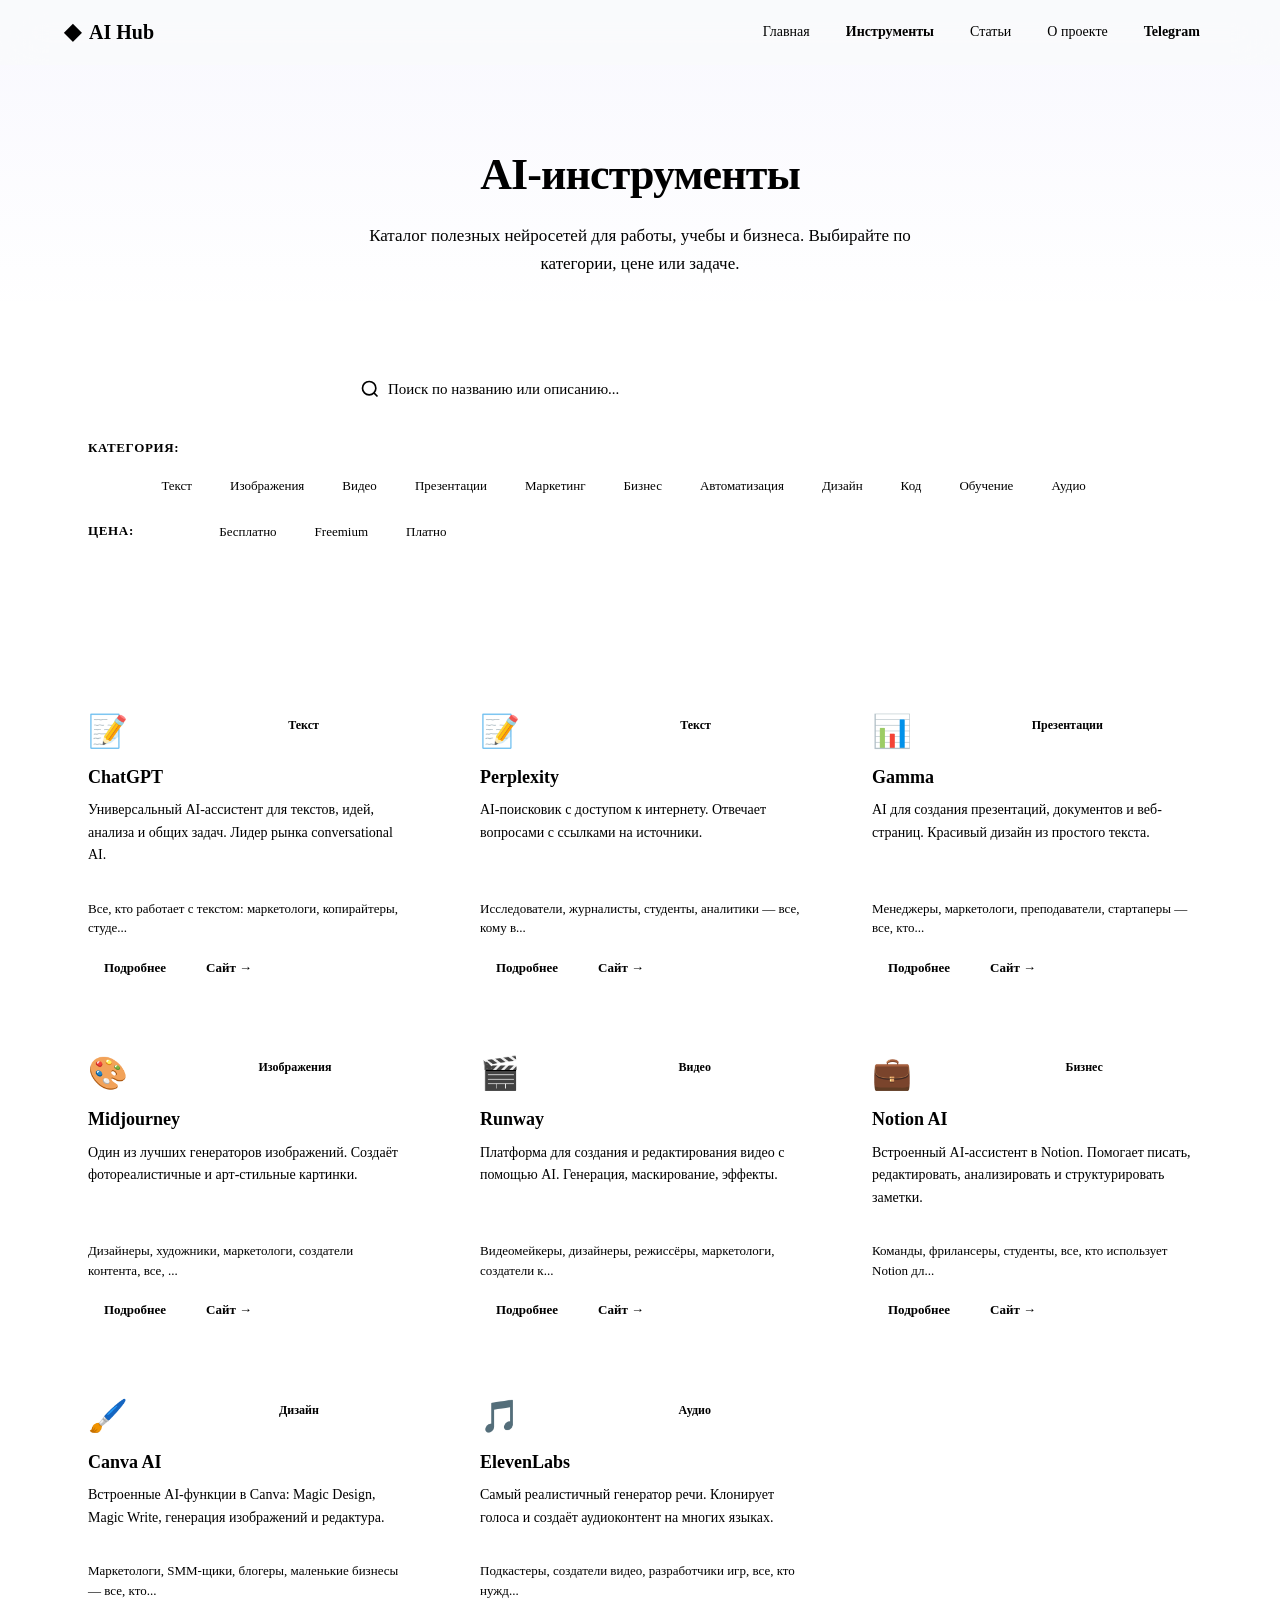
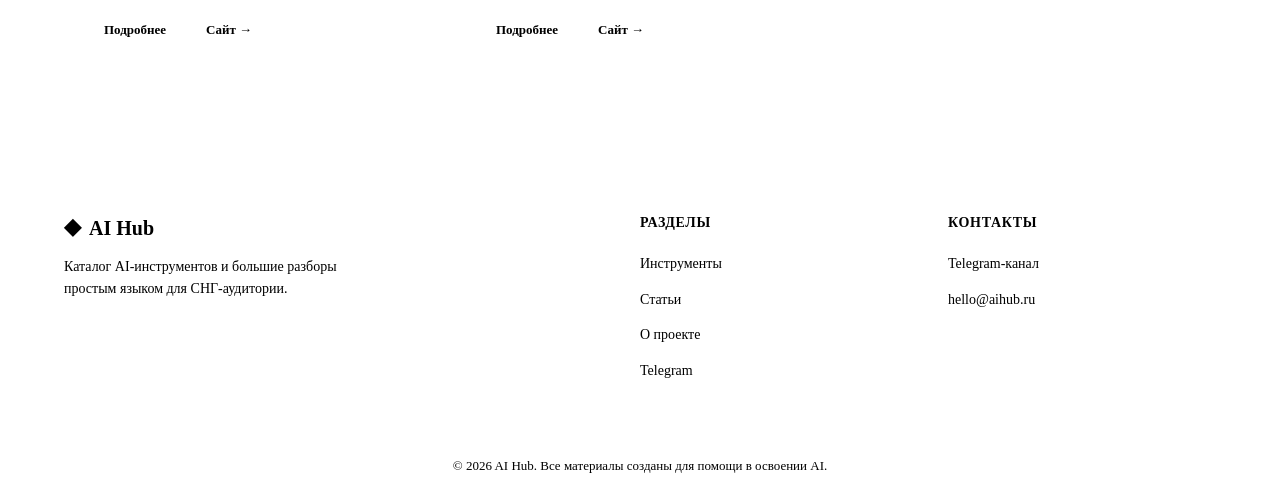
<file: tool-detail.html>
<!DOCTYPE html>
<html lang="ru">
<head>
    <meta charset="UTF-8">
    <meta name="viewport" content="width=device-width, initial-scale=1.0">
    <title id="toolDetailTitle">Обзор инструмента — AI Hub</title>
    <meta name="description" content="Подробный обзор AI-инструмента: функции, плюсы, минусы, аналоги и итоговая оценка.">
    <link rel="preconnect" href="https://fonts.googleapis.com">
    <link rel="preconnect" href="https://fonts.gstatic.com" crossorigin>
    <link href="https://fonts.googleapis.com/css2?family=Inter:wght@400;500;600;700;800&display=swap" rel="stylesheet">
    <link rel="stylesheet" href="css/style.css">
</head>
<body>
    <!-- Header -->
    <header class="header" id="header">
        <div class="container">
            <nav class="nav">
                <a href="index.html" class="logo">
                    <span class="logo-icon">◆</span>
                    <span class="logo-text">AI Hub</span>
                </a>
                <button class="nav-toggle" id="navToggle" aria-label="Открыть меню">
                    <span></span>
                    <span></span>
                    <span></span>
                </button>
                <ul class="nav-menu" id="navMenu">
                    <li><a href="index.html" class="nav-link">Главная</a></li>
                    <li><a href="tools.html" class="nav-link active">Инструменты</a></li>
                    <li><a href="articles.html" class="nav-link">Статьи</a></li>
                    <li><a href="about.html" class="nav-link">О проекте</a></li>
                    <li><a href="contact.html" class="nav-link nav-link--highlight">Telegram</a></li>
                </ul>
            </nav>
        </div>
    </header>

    <!-- Tool Detail -->
    <article class="tool-detail" id="toolDetail">
        <div class="container">
            <div class="tool-detail-header">
                <div class="tool-detail-badges">
                    <span class="badge badge--category" id="toolCategory">Категория</span>
                    <span class="badge badge--price" id="toolPrice">Цена</span>
                </div>
                <h1 class="tool-detail-title" id="toolName">Название инструмента</h1>
                <p class="tool-detail-subtitle" id="toolShortDesc">Краткое описание инструмента</p>
                <div class="tool-detail-actions">
                    <a href="#" class="btn btn--primary" id="toolLink" target="_blank">Перейти на сайт</a>
                    <a href="tools.html" class="btn btn--secondary">← Все инструменты</a>
                </div>
            </div>

            <div class="tool-detail-grid">
                <div class="tool-detail-main">
                    <div class="tool-section">
                        <h2 class="tool-section-title">Для кого подходит</h2>
                        <p class="tool-section-text" id="toolAudience">Описание целевой аудитории</p>
                    </div>

                    <div class="tool-section">
                        <h2 class="tool-section-title">Основные функции</h2>
                        <ul class="tool-list" id="toolFeatures">
                            <!-- Features via JS -->
                        </ul>
                    </div>

                    <div class="tool-section">
                        <h2 class="tool-section-title">Плюсы</h2>
                        <ul class="tool-list tool-list--pros" id="toolPros">
                            <!-- Pros via JS -->
                        </ul>
                    </div>

                    <div class="tool-section">
                        <h2 class="tool-section-title">Минусы</h2>
                        <ul class="tool-list tool-list--cons" id="toolCons">
                            <!-- Cons via JS -->
                        </ul>
                    </div>

                    <div class="tool-section">
                        <h2 class="tool-section-title">Аналоги</h2>
                        <p class="tool-section-text" id="toolAlternatives">Список аналогов</p>
                    </div>

                    <div class="tool-section tool-section--rating">
                        <h2 class="tool-section-title">Итоговая оценка</h2>
                        <div class="rating-block">
                            <div class="rating-score" id="toolRating">4.5</div>
                            <div class="rating-stars" id="toolStars">★★★★☆</div>
                            <p class="rating-text" id="toolRatingText">Отличный инструмент для повседневных задач</p>
                        </div>
                    </div>
                </div>

                <aside class="tool-detail-sidebar">
                    <div class="sidebar-card">
                        <h3 class="sidebar-title">Информация</h3>
                        <div class="sidebar-info">
                            <div class="sidebar-row">
                                <span class="sidebar-label">Категория</span>
                                <span class="sidebar-value" id="sidebarCategory">—</span>
                            </div>
                            <div class="sidebar-row">
                                <span class="sidebar-label">Цена</span>
                                <span class="sidebar-value" id="sidebarPrice">—</span>
                            </div>
                            <div class="sidebar-row">
                                <span class="sidebar-label">Сайт</span>
                                <a href="#" class="sidebar-value sidebar-link" id="sidebarLink" target="_blank">—</a>
                            </div>
                        </div>
                    </div>
                </aside>
            </div>

            <!-- Similar Tools -->
            <div class="tool-section tool-section--similar">
                <h2 class="tool-section-title">Похожие инструменты</h2>
                <div class="tools-grid" id="similarTools">
                    <!-- Similar tools via JS -->
                </div>
            </div>
        </div>
    </article>

    <!-- Footer -->
    <footer class="footer">
        <div class="container">
            <div class="footer-grid">
                <div class="footer-brand">
                    <a href="index.html" class="footer-logo">
                        <span class="logo-icon">◆</span>
                        <span class="logo-text">AI Hub</span>
                    </a>
                    <p class="footer-desc">Каталог AI-инструментов и большие разборы простым языком для СНГ-аудитории.</p>
                </div>
                <div class="footer-nav">
                    <h4 class="footer-title">Разделы</h4>
                    <ul class="footer-links">
                        <li><a href="tools.html">Инструменты</a></li>
                        <li><a href="articles.html">Статьи</a></li>
                        <li><a href="about.html">О проекте</a></li>
                        <li><a href="contact.html">Telegram</a></li>
                    </ul>
                </div>
                <div class="footer-nav">
                    <h4 class="footer-title">Контакты</h4>
                    <ul class="footer-links">
                        <li><a href="https://t.me/your_channel" target="_blank">Telegram-канал</a></li>
                        <li><a href="mailto:hello@aihub.ru">hello@aihub.ru</a></li>
                    </ul>
                </div>
            </div>
            <div class="footer-bottom">
                <p>© 2026 AI Hub. Все материалы созданы для помощи в освоении AI.</p>
            </div>
        </div>
    </footer>

    <script src="data/tools.js"></script>
    <script src="data/articles.js"></script>
    <script src="js/main.js"></script>
    <script>
        document.addEventListener('DOMContentLoaded', function() {
            renderToolDetail();
        });
    </script>
</body>
</html>
</file>
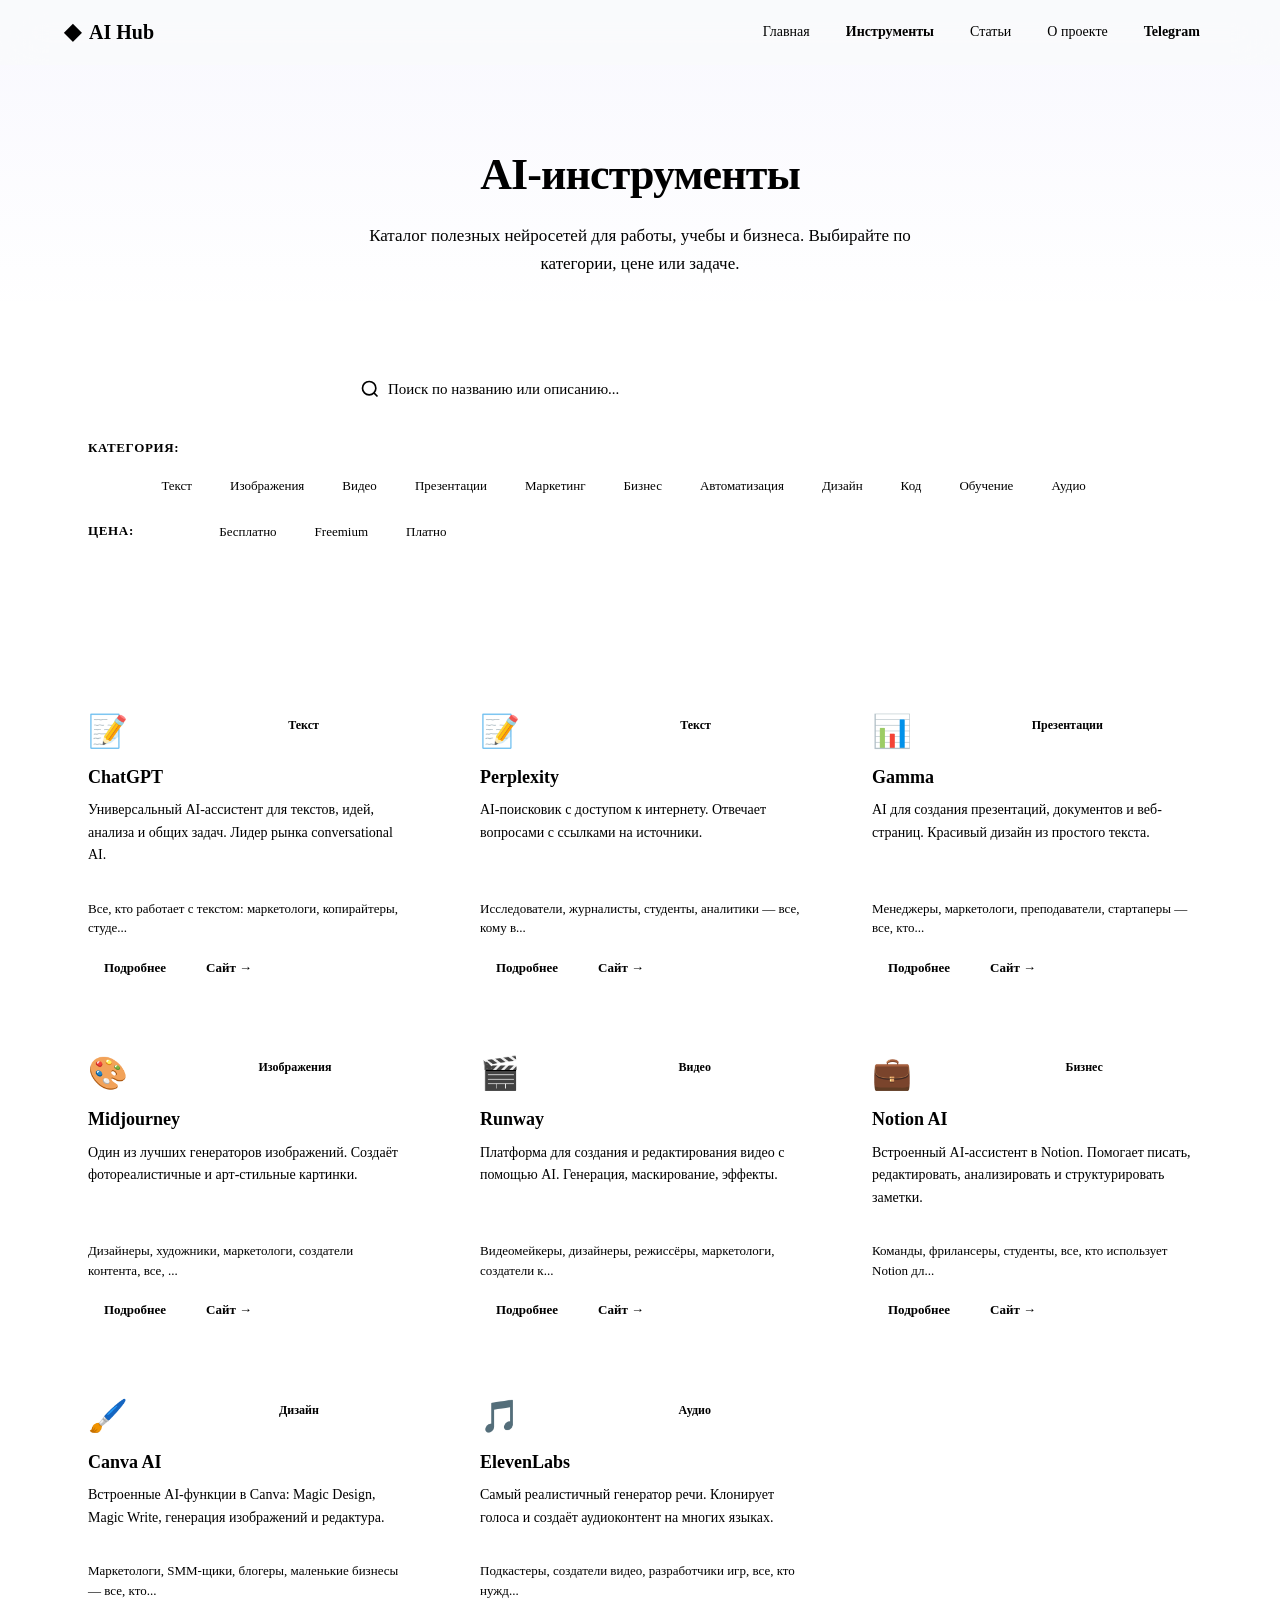
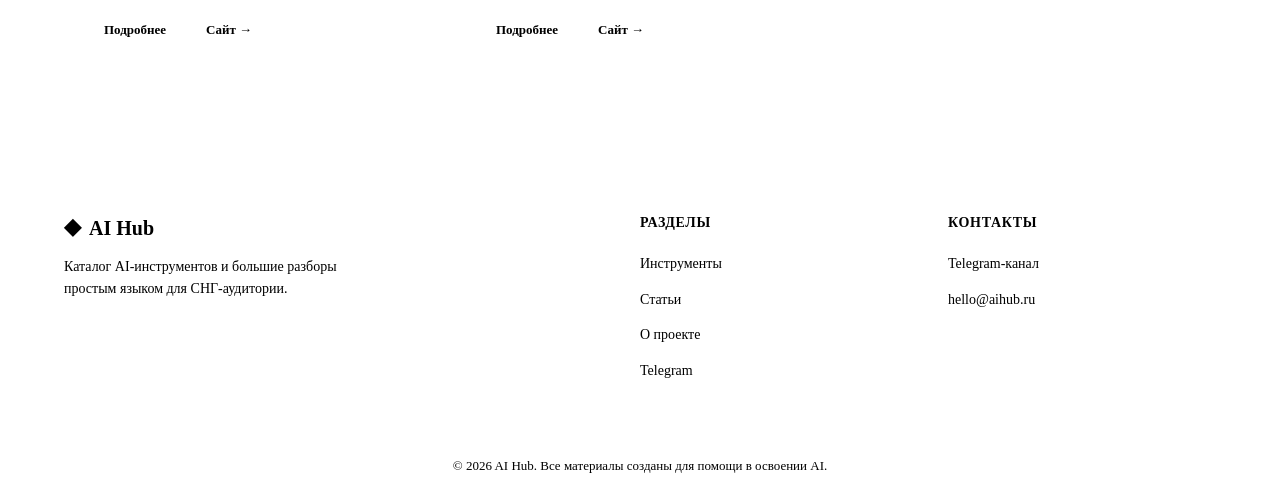
<file: tools.html>
<!DOCTYPE html>
<html lang="ru">
<head>
    <meta charset="UTF-8">
    <meta name="viewport" content="width=device-width, initial-scale=1.0">
    <title>AI-инструменты — AI Hub</title>
    <meta name="description" content="Каталог AI-инструментов для работы, учебы и бизнеса. Нейросети для текста, изображений, видео, маркетинга и многого другого.">
    <link rel="preconnect" href="https://fonts.googleapis.com">
    <link rel="preconnect" href="https://fonts.gstatic.com" crossorigin>
    <link href="https://fonts.googleapis.com/css2?family=Inter:wght@400;500;600;700;800&display=swap" rel="stylesheet">
    <link rel="stylesheet" href="css/style.css">
</head>
<body>
    <!-- Header -->
    <header class="header" id="header">
        <div class="container">
            <nav class="nav">
                <a href="index.html" class="logo">
                    <span class="logo-icon">◆</span>
                    <span class="logo-text">AI Hub</span>
                </a>
                <button class="nav-toggle" id="navToggle" aria-label="Открыть меню">
                    <span></span>
                    <span></span>
                    <span></span>
                </button>
                <ul class="nav-menu" id="navMenu">
                    <li><a href="index.html" class="nav-link">Главная</a></li>
                    <li><a href="tools.html" class="nav-link active">Инструменты</a></li>
                    <li><a href="articles.html" class="nav-link">Статьи</a></li>
                    <li><a href="about.html" class="nav-link">О проекте</a></li>
                    <li><a href="contact.html" class="nav-link nav-link--highlight">Telegram</a></li>
                </ul>
            </nav>
        </div>
    </header>

    <!-- Page Header -->
    <section class="page-header">
        <div class="container">
            <h1 class="page-title">AI-инструменты</h1>
            <p class="page-subtitle">Каталог полезных нейросетей для работы, учебы и бизнеса. Выбирайте по категории, цене или задаче.</p>
        </div>
    </section>

    <!-- Search & Filters -->
    <section class="section section--filters">
        <div class="container">
            <div class="filters-bar">
                <div class="search-box search-box--large">
                    <svg class="search-icon" width="20" height="20" viewBox="0 0 24 24" fill="none" stroke="currentColor" stroke-width="2">
                        <circle cx="11" cy="11" r="8"></circle>
                        <path d="m21 21-4.3-4.3"></path>
                    </svg>
                    <input type="text" class="search-input" id="toolsSearch" placeholder="Поиск по названию или описанию...">
                </div>
                <div class="filter-groups">
                    <div class="filter-group">
                        <span class="filter-label">Категория:</span>
                        <div class="filter-tags" id="categoryFilters">
                            <button class="filter-tag active" data-filter="all">Все</button>
                            <button class="filter-tag" data-filter="Текст">Текст</button>
                            <button class="filter-tag" data-filter="Изображения">Изображения</button>
                            <button class="filter-tag" data-filter="Видео">Видео</button>
                            <button class="filter-tag" data-filter="Презентации">Презентации</button>
                            <button class="filter-tag" data-filter="Маркетинг">Маркетинг</button>
                            <button class="filter-tag" data-filter="Бизнес">Бизнес</button>
                            <button class="filter-tag" data-filter="Автоматизация">Автоматизация</button>
                            <button class="filter-tag" data-filter="Дизайн">Дизайн</button>
                            <button class="filter-tag" data-filter="Код">Код</button>
                            <button class="filter-tag" data-filter="Обучение">Обучение</button>
                            <button class="filter-tag" data-filter="Аудио">Аудио</button>
                        </div>
                    </div>
                    <div class="filter-group">
                        <span class="filter-label">Цена:</span>
                        <div class="filter-tags" id="priceFilters">
                            <button class="filter-tag active" data-filter="all">Все</button>
                            <button class="filter-tag" data-filter="Бесплатно">Бесплатно</button>
                            <button class="filter-tag" data-filter="Freemium">Freemium</button>
                            <button class="filter-tag" data-filter="Платно">Платно</button>
                        </div>
                    </div>
                </div>
            </div>
        </div>
    </section>

    <!-- Tools Grid -->
    <section class="section section--tools-list">
        <div class="container">
            <div class="tools-grid" id="toolsGrid">
                <!-- Tools will be loaded via JS -->
            </div>
            <div class="no-results" id="noResults" style="display: none;">
                <div class="no-results-icon">🔍</div>
                <h3>Ничего не найдено</h3>
                <p>Попробуйте изменить запрос или сбросить фильтры</p>
                <button class="btn btn--secondary" id="resetFilters">Сбросить фильтры</button>
            </div>
        </div>
    </section>

    <!-- Footer -->
    <footer class="footer">
        <div class="container">
            <div class="footer-grid">
                <div class="footer-brand">
                    <a href="index.html" class="footer-logo">
                        <span class="logo-icon">◆</span>
                        <span class="logo-text">AI Hub</span>
                    </a>
                    <p class="footer-desc">Каталог AI-инструментов и большие разборы простым языком для СНГ-аудитории.</p>
                </div>
                <div class="footer-nav">
                    <h4 class="footer-title">Разделы</h4>
                    <ul class="footer-links">
                        <li><a href="tools.html">Инструменты</a></li>
                        <li><a href="articles.html">Статьи</a></li>
                        <li><a href="about.html">О проекте</a></li>
                        <li><a href="contact.html">Telegram</a></li>
                    </ul>
                </div>
                <div class="footer-nav">
                    <h4 class="footer-title">Контакты</h4>
                    <ul class="footer-links">
                        <li><a href="https://t.me/your_channel" target="_blank">Telegram-канал</a></li>
                        <li><a href="mailto:hello@aihub.ru">hello@aihub.ru</a></li>
                    </ul>
                </div>
            </div>
            <div class="footer-bottom">
                <p>© 2026 AI Hub. Все материалы созданы для помощи в освоении AI.</p>
            </div>
        </div>
    </footer>

    <script src="data/tools.js"></script>
    <script src="data/articles.js"></script>
    <script src="js/main.js"></script>
    <script>
        document.addEventListener('DOMContentLoaded', function() {
            // Check for search query from homepage
            const urlParams = new URLSearchParams(window.location.search);
            const searchQuery = urlParams.get('search');
            if (searchQuery) {
                document.getElementById('toolsSearch').value = searchQuery;
            }

            renderToolsPage();
            initToolFilters();
        });
    </script>
</body>
</html>
</file>
<file: css/style.css>
# Create a single combined CSS file that can be easily copied

combined_css = '''/* ========================================
   AI Hub — Modern AI Tools Catalog
   Light theme, minimal, tech-media style
   ======================================== */

/* CSS Variables */
:root {
    --color-bg: #FAFBFC;
    --color-surface: #FFFFFF;
    --color-text: #1A1A2E;
    --color-text-secondary: #6B7280;
    --color-text-muted: #9CA3AF;
    --color-border: #E5E7EB;
    --color-border-light: #F3F4F6;
    
    --color-primary: #4F46E5;
    --color-primary-light: #6366F1;
    --color-primary-dark: #4338CA;
    --color-primary-ghost: rgba(79, 70, 229, 0.08);
    
    --color-accent-purple: #7C3AED;
    --color-accent-cyan: #0891B2;
    --color-accent-teal: #0D9488;
    
    --color-telegram: #229ED9;
    
    --color-badge-free: #059669;
    --color-badge-freemium: #D97706;
    --color-badge-paid: #DC2626;
    
    --radius-sm: 8px;
    --radius-md: 12px;
    --radius-lg: 16px;
    --radius-xl: 24px;
    
    --shadow-sm: 0 1px 2px rgba(0,0,0,0.04);
    --shadow-md: 0 4px 12px rgba(0,0,0,0.06);
    --shadow-lg: 0 8px 30px rgba(0,0,0,0.08);
    --shadow-xl: 0 12px 40px rgba(0,0,0,0.1);
    
    --font-family: 'Inter', -apple-system, BlinkMacSystemFont, 'Segoe UI', Roboto, sans-serif;
    
    --transition: all 0.25s cubic-bezier(0.4, 0, 0.2, 1);
}

/* Reset & Base */
*, *::before, *::after {
    margin: 0;
    padding: 0;
    box-sizing: border-box;
}

html {
    scroll-behavior: smooth;
    font-size: 16px;
}

body {
    font-family: var(--font-family);
    background: var(--color-bg);
    color: var(--color-text);
    line-height: 1.6;
    -webkit-font-smoothing: antialiased;
    -moz-osx-font-smoothing: grayscale;
}

a {
    color: inherit;
    text-decoration: none;
}

ul, ol {
    list-style: none;
}

img {
    max-width: 100%;
    height: auto;
    display: block;
}

/* Container */
.container {
    width: 100%;
    max-width: 1200px;
    margin: 0 auto;
    padding: 0 24px;
}

@media (max-width: 768px) {
    .container {
        padding: 0 16px;
    }
}

/* ========================================
   HEADER
   ======================================== */
.header {
    position: fixed;
    top: 0;
    left: 0;
    right: 0;
    z-index: 1000;
    background: rgba(250, 251, 252, 0.85);
    backdrop-filter: blur(20px);
    -webkit-backdrop-filter: blur(20px);
    border-bottom: 1px solid transparent;
    transition: var(--transition);
}

.header--scrolled {
    border-bottom-color: var(--color-border);
    box-shadow: var(--shadow-sm);
}

.nav {
    display: flex;
    align-items: center;
    justify-content: space-between;
    height: 64px;
}

.logo {
    display: flex;
    align-items: center;
    gap: 8px;
    font-weight: 800;
    font-size: 1.25rem;
    color: var(--color-text);
    transition: var(--transition);
}

.logo:hover {
    color: var(--color-primary);
}

.logo-icon {
    color: var(--color-primary);
    font-size: 1.4rem;
    line-height: 1;
}

.nav-menu {
    display: flex;
    align-items: center;
    gap: 4px;
}

.nav-link {
    display: block;
    padding: 8px 16px;
    font-size: 0.875rem;
    font-weight: 500;
    color: var(--color-text-secondary);
    border-radius: var(--radius-sm);
    transition: var(--transition);
}

.nav-link:hover {
    color: var(--color-text);
    background: var(--color-border-light);
}

.nav-link.active {
    color: var(--color-primary);
    background: var(--color-primary-ghost);
    font-weight: 600;
}

.nav-link--highlight {
    color: var(--color-telegram);
    font-weight: 600;
}

.nav-link--highlight:hover {
    color: var(--color-telegram);
    background: rgba(34, 158, 217, 0.08);
}

/* Mobile Menu Toggle */
.nav-toggle {
    display: none;
    flex-direction: column;
    gap: 5px;
    background: none;
    border: none;
    cursor: pointer;
    padding: 4px;
}

.nav-toggle span {
    display: block;
    width: 24px;
    height: 2px;
    background: var(--color-text);
    border-radius: 2px;
    transition: var(--transition);
}

.nav-toggle.active span:nth-child(1) {
    transform: rotate(45deg) translate(5px, 5px);
}

.nav-toggle.active span:nth-child(2) {
    opacity: 0;
}

.nav-toggle.active span:nth-child(3) {
    transform: rotate(-45deg) translate(5px, -5px);
}

@media (max-width: 768px) {
    .nav-toggle {
        display: flex;
    }
    
    .nav-menu {
        position: fixed;
        top: 64px;
        left: 0;
        right: 0;
        background: var(--color-surface);
        flex-direction: column;
        padding: 16px;
        gap: 4px;
        border-bottom: 1px solid var(--color-border);
        box-shadow: var(--shadow-lg);
        transform: translateY(-100%);
        opacity: 0;
        pointer-events: none;
        transition: var(--transition);
    }
    
    .nav-menu.active {
        transform: translateY(0);
        opacity: 1;
        pointer-events: all;
    }
    
    .nav-link {
        width: 100%;
        padding: 12px 16px;
    }
}

/* ========================================
   HERO SECTION
   ======================================== */
.hero {
    position: relative;
    padding: 140px 0 80px;
    overflow: hidden;
}

.hero-bg {
    position: absolute;
    top: -50%;
    left: -20%;
    right: -20%;
    bottom: 0;
    background: radial-gradient(ellipse at 50% 0%, rgba(79, 70, 229, 0.08) 0%, transparent 60%),
                radial-gradient(ellipse at 80% 20%, rgba(124, 58, 237, 0.06) 0%, transparent 50%),
                radial-gradient(ellipse at 20% 30%, rgba(8, 145, 178, 0.05) 0%, transparent 50%);
    pointer-events: none;
}

.hero-content {
    position: relative;
    max-width: 720px;
    margin: 0 auto;
    text-align: center;
}

.hero-title {
    font-size: clamp(2rem, 5vw, 3.5rem);
    font-weight: 800;
    line-height: 1.15;
    color: var(--color-text);
    margin-bottom: 20px;
    letter-spacing: -0.02em;
}

.hero-subtitle {
    font-size: clamp(1rem, 2vw, 1.25rem);
    color: var(--color-text-secondary);
    line-height: 1.7;
    margin-bottom: 36px;
    max-width: 600px;
    margin-left: auto;
    margin-right: auto;
}

.hero-actions {
    display: flex;
    gap: 12px;
    justify-content: center;
    flex-wrap: wrap;
    margin-bottom: 40px;
}

.hero-search {
    max-width: 560px;
    margin: 0 auto;
}

/* ========================================
   BUTTONS
   ======================================== */
.btn {
    display: inline-flex;
    align-items: center;
    justify-content: center;
    gap: 8px;
    padding: 12px 24px;
    font-family: var(--font-family);
    font-size: 0.9375rem;
    font-weight: 600;
    border: none;
    border-radius: var(--radius-md);
    cursor: pointer;
    transition: var(--transition);
    text-decoration: none;
    line-height: 1.5;
}

.btn--primary {
    background: var(--color-primary);
    color: #fff;
    box-shadow: 0 4px 14px rgba(79, 70, 229, 0.3);
}

.btn--primary:hover {
    background: var(--color-primary-dark);
    transform: translateY(-1px);
    box-shadow: 0 6px 20px rgba(79, 70, 229, 0.4);
}

.btn--secondary {
    background: var(--color-surface);
    color: var(--color-text);
    border: 1px solid var(--color-border);
}

.btn--secondary:hover {
    background: var(--color-border-light);
    border-color: var(--color-text-muted);
    transform: translateY(-1px);
}

.btn--outline {
    background: transparent;
    color: var(--color-text-secondary);
    border: 1px solid var(--color-border);
}

.btn--outline:hover {
    background: var(--color-border-light);
    color: var(--color-text);
}

.btn--telegram {
    background: var(--color-telegram);
    color: #fff;
    box-shadow: 0 4px 14px rgba(34, 158, 217, 0.3);
}

.btn--telegram:hover {
    background: #1a8bc7;
    transform: translateY(-1px);
    box-shadow: 0 6px 20px rgba(34, 158, 217, 0.4);
}

.btn--small {
    padding: 8px 16px;
    font-size: 0.8125rem;
}

.btn--large {
    padding: 16px 32px;
    font-size: 1rem;
}

/* ========================================
   SEARCH BOX
   ======================================== */
.search-box {
    position: relative;
    display: flex;
    align-items: center;
    background: var(--color-surface);
    border: 1px solid var(--color-border);
    border-radius: var(--radius-lg);
    padding: 4px;
    box-shadow: var(--shadow-md);
    transition: var(--transition);
}

.search-box:focus-within {
    border-color: var(--color-primary-light);
    box-shadow: 0 4px 20px rgba(79, 70, 229, 0.12);
}

.search-box--large {
    max-width: 600px;
    margin: 0 auto 24px;
}

.search-icon {
    flex-shrink: 0;
    margin-left: 16px;
    color: var(--color-text-muted);
}

.search-input {
    flex: 1;
    border: none;
    background: none;
    padding: 12px 12px 12px 8px;
    font-family: var(--font-family);
    font-size: 0.9375rem;
    color: var(--color-text);
    outline: none;
}

.search-input::placeholder {
    color: var(--color-text-muted);
}

.search-btn {
    padding: 10px 20px;
    background: var(--color-primary);
    color: #fff;
    border: none;
    border-radius: var(--radius-md);
    font-family: var(--font-family);
    font-size: 0.875rem;
    font-weight: 600;
    cursor: pointer;
    transition: var(--transition);
}

.search-btn:hover {
    background: var(--color-primary-dark);
}

/* ========================================
   SECTIONS
   ======================================== */
.section {
    padding: 80px 0;
}

.section-header {
    display: flex;
    flex-wrap: wrap;
    align-items: flex-end;
    justify-content: space-between;
    gap: 12px;
    margin-bottom: 40px;
}

.section-title {
    font-size: clamp(1.5rem, 3vw, 2rem);
    font-weight: 700;
    color: var(--color-text);
    letter-spacing: -0.01em;
    line-height: 1.3;
}

.section-desc {
    font-size: 1rem;
    color: var(--color-text-secondary);
    margin-top: 8px;
    max-width: 500px;
}

.section-link {
    font-size: 0.9375rem;
    font-weight: 600;
    color: var(--color-primary);
    transition: var(--transition);
    white-space: nowrap;
}

.section-link:hover {
    color: var(--color-primary-dark);
}

/* ========================================
   PAGE HEADER
   ======================================== */
.page-header {
    padding: 140px 0 40px;
    text-align: center;
    background: linear-gradient(180deg, rgba(79, 70, 229, 0.04) 0%, transparent 100%);
}

.page-title {
    font-size: clamp(2rem, 4vw, 2.75rem);
    font-weight: 800;
    color: var(--color-text);
    letter-spacing: -0.02em;
    margin-bottom: 12px;
}

.page-subtitle {
    font-size: 1.0625rem;
    color: var(--color-text-secondary);
    max-width: 600px;
    margin: 0 auto;
    line-height: 1.6;
}

/* ========================================
   TOOL CARDS
   ======================================== */
.tools-grid {
    display: grid;
    grid-template-columns: repeat(auto-fill, minmax(320px, 1fr));
    gap: 24px;
}

.tool-card {
    background: var(--color-surface);
    border: 1px solid var(--color-border);
    border-radius: var(--radius-lg);
    padding: 24px;
    transition: var(--transition);
    display: flex;
    flex-direction: column;
}

.tool-card:hover {
    border-color: var(--color-primary-light);
    box-shadow: var(--shadow-lg);
    transform: translateY(-2px);
}

.tool-card-header {
    display: flex;
    align-items: flex-start;
    justify-content: space-between;
    margin-bottom: 16px;
}

.tool-card-icon {
    font-size: 2rem;
    line-height: 1;
}

.tool-card-badges {
    display: flex;
    gap: 6px;
    flex-wrap: wrap;
}

.badge {
    display: inline-flex;
    align-items: center;
    padding: 4px 10px;
    font-size: 0.75rem;
    font-weight: 600;
    border-radius: 100px;
    line-height: 1;
}

.badge--category {
    background: var(--color-primary-ghost);
    color: var(--color-primary);
}

.badge--price {
    color: #fff;
}

.badge--price--free {
    background: var(--color-badge-free);
}

.badge--price--freemium {
    background: var(--color-badge-freemium);
}

.badge--price--paid {
    background: var(--color-badge-paid);
}

.tool-card-title {
    font-size: 1.125rem;
    font-weight: 700;
    color: var(--color-text);
    margin-bottom: 8px;
}

.tool-card-desc {
    font-size: 0.875rem;
    color: var(--color-text-secondary);
    line-height: 1.6;
    flex: 1;
    margin-bottom: 16px;
}

.tool-card-footer {
    margin-top: auto;
    padding-top: 16px;
    border-top: 1px solid var(--color-border-light);
}

.tool-card-audience {
    display: block;
    font-size: 0.8125rem;
    color: var(--color-text-muted);
    margin-bottom: 12px;
    line-height: 1.5;
}

.tool-card-actions {
    display: flex;
    gap: 8px;
}

.tool-card--compact {
    padding: 20px;
}

.tool-card--compact .tool-card-title {
    font-size: 1rem;
}

/* ========================================
   ARTICLE CARDS
   ======================================== */
.articles-grid {
    display: grid;
    grid-template-columns: repeat(auto-fill, minmax(340px, 1fr));
    gap: 24px;
}

.article-card {
    background: var(--color-surface);
    border: 1px solid var(--color-border);
    border-radius: var(--radius-lg);
    overflow: hidden;
    transition: var(--transition);
    display: flex;
    flex-direction: column;
}

.article-card:hover {
    border-color: var(--color-primary-light);
    box-shadow: var(--shadow-lg);
    transform: translateY(-2px);
}

.article-card-cover {
    height: 160px;
    display: flex;
    align-items: center;
    justify-content: center;
    position: relative;
}

.article-card-emoji {
    font-size: 3.5rem;
    line-height: 1;
}

.article-card-body {
    padding: 24px;
    flex: 1;
    display: flex;
    flex-direction: column;
}

.article-card-meta {
    display: flex;
    align-items: center;
    gap: 12px;
    margin-bottom: 12px;
}

.article-card-date {
    font-size: 0.8125rem;
    color: var(--color-text-muted);
}

.article-card-title {
    font-size: 1.125rem;
    font-weight: 700;
    color: var(--color-text);
    line-height: 1.4;
    margin-bottom: 8px;
}

.article-card-desc {
    font-size: 0.875rem;
    color: var(--color-text-secondary);
    line-height: 1.6;
    flex: 1;
    margin-bottom: 16px;
}

.article-card-footer {
    display: flex;
    flex-wrap: wrap;
    align-items: center;
    gap: 12px;
    padding-top: 16px;
    border-top: 1px solid var(--color-border-light);
}

.article-card-readtime {
    font-size: 0.8125rem;
    color: var(--color-text-muted);
}

.article-card-tags {
    display: flex;
    gap: 6px;
    flex-wrap: wrap;
    flex: 1;
}

.tag {
    display: inline-flex;
    padding: 3px 10px;
    font-size: 0.75rem;
    font-weight: 500;
    color: var(--color-text-secondary);
    background: var(--color-border-light);
    border-radius: 100px;
}

.article-card--compact .article-card-cover {
    height: 120px;
}

.article-card--compact .article-card-emoji {
    font-size: 2.5rem;
}

.article-card--compact .article-card-body {
    padding: 16px;
}

/* ========================================
   COLLECTIONS
   ======================================== */
.collections-grid {
    display: grid;
    grid-template-columns: repeat(auto-fill, minmax(260px, 1fr));
    gap: 20px;
}

.collection-card {
    background: var(--color-surface);
    border: 1px solid var(--color-border);
    border-radius: var(--radius-lg);
    padding: 28px;
    transition: var(--transition);
    display: block;
}

.collection-card:hover {
    border-color: var(--color-primary-light);
    box-shadow: var(--shadow-md);
    transform: translateY(-2px);
}

.collection-icon {
    font-size: 2.5rem;
    margin-bottom: 16px;
    line-height: 1;
}

.collection-title {
    font-size: 1.125rem;
    font-weight: 700;
    color: var(--color-text);
    margin-bottom: 8px;
}

.collection-desc {
    font-size: 0.875rem;
    color: var(--color-text-secondary);
    line-height: 1.6;
    margin-bottom: 12px;
}

.collection-count {
    font-size: 0.8125rem;
    font-weight: 600;
    color: var(--color-primary);
}

/* ========================================
   TELEGRAM BLOCK
   ======================================== */
.section--telegram {
    padding: 60px 0;
}

.telegram-block {
    background: linear-gradient(135deg, rgba(34, 158, 217, 0.06) 0%, rgba(79, 70, 229, 0.04) 100%);
    border: 1px solid var(--color-border);
    border-radius: var(--radius-xl);
    padding: 48px;
    text-align: center;
}

.telegram-content {
    max-width: 560px;
    margin: 0 auto;
}

.telegram-icon {
    color: var(--color-telegram);
    margin-bottom: 20px;
}

.telegram-title {
    font-size: 1.5rem;
    font-weight: 700;
    color: var(--color-text);
    margin-bottom: 12px;
}

.telegram-desc {
    font-size: 1rem;
    color: var(--color-text-secondary);
    line-height: 1.7;
    margin-bottom: 24px;
}

/* ========================================
   FILTERS
   ======================================== */
.section--filters {
    padding: 24px 0 40px;
}

.filters-bar {
    background: var(--color-surface);
    border: 1px solid var(--color-border);
    border-radius: var(--radius-lg);
    padding: 24px;
}

.filter-groups {
    display: flex;
    flex-direction: column;
    gap: 16px;
    margin-top: 20px;
}

.filter-group {
    display: flex;
    flex-wrap: wrap;
    align-items: center;
    gap: 12px;
}

.filter-label {
    font-size: 0.8125rem;
    font-weight: 600;
    color: var(--color-text-muted);
    text-transform: uppercase;
    letter-spacing: 0.05em;
    white-space: nowrap;
}

.filter-tags {
    display: flex;
    flex-wrap: wrap;
    gap: 8px;
}

.filter-tag {
    padding: 6px 14px;
    font-family: var(--font-family);
    font-size: 0.8125rem;
    font-weight: 500;
    color: var(--color-text-secondary);
    background: var(--color-border-light);
    border: 1px solid transparent;
    border-radius: 100px;
    cursor: pointer;
    transition: var(--transition);
}

.filter-tag:hover {
    background: var(--color-border);
    color: var(--color-text);
}

.filter-tag.active {
    background: var(--color-primary);
    color: #fff;
    border-color: var(--color-primary);
}

/* No Results */
.no-results {
    text-align: center;
    padding: 60px 20px;
}

.no-results-icon {
    font-size: 3rem;
    margin-bottom: 16px;
}

.no-results h3 {
    font-size: 1.25rem;
    font-weight: 700;
    color: var(--color-text);
    margin-bottom: 8px;
}

.no-results p {
    color: var(--color-text-secondary);
    margin-bottom: 20px;
}

/* ========================================
   TOOL DETAIL PAGE
   ======================================== */
.tool-detail {
    padding: 120px 0 80px;
}

.tool-detail-header {
    max-width: 800px;
    margin: 0 auto 48px;
    text-align: center;
}

.tool-detail-badges {
    display: flex;
    gap: 8px;
    justify-content: center;
    margin-bottom: 20px;
}

.tool-detail-title {
    font-size: clamp(1.75rem, 4vw, 2.5rem);
    font-weight: 800;
    color: var(--color-text);
    letter-spacing: -0.02em;
    margin-bottom: 12px;
}

.tool-detail-subtitle {
    font-size: 1.0625rem;
    color: var(--color-text-secondary);
    line-height: 1.6;
    margin-bottom: 24px;
}

.tool-detail-actions {
    display: flex;
    gap: 12px;
    justify-content: center;
    flex-wrap: wrap;
}

.tool-detail-grid {
    display: grid;
    grid-template-columns: 1fr 320px;
    gap: 40px;
    align-items: start;
}

.tool-detail-main {
    min-width: 0;
}

.tool-detail-sidebar {
    position: sticky;
    top: 100px;
}

.tool-section {
    margin-bottom: 40px;
}

.tool-section-title {
    font-size: 1.375rem;
    font-weight: 700;
    color: var(--color-text);
    margin-bottom: 16px;
    letter-spacing: -0.01em;
}

.tool-section-text {
    font-size: 1rem;
    color: var(--color-text-secondary);
    line-height: 1.7;
}

.tool-list {
    list-style: none;
}

.tool-list li {
    position: relative;
    padding-left: 24px;
    margin-bottom: 10px;
    font-size: 1rem;
    color: var(--color-text-secondary);
    line-height: 1.6;
}

.tool-list li::before {
    content: "•";
    position: absolute;
    left: 0;
    color: var(--color-primary);
    font-weight: 700;
}

.tool-list--pros li::before {
    content: "✓";
    color: var(--color-badge-free);
}

.tool-list--cons li::before {
    content: "×";
    color: var(--color-badge-paid);
}

.tool-section--rating {
    background: linear-gradient(135deg, var(--color-primary-ghost) 0%, rgba(124, 58, 237, 0.04) 100%);
    border: 1px solid var(--color-border);
    border-radius: var(--radius-lg);
    padding: 32px;
    text-align: center;
}

.rating-block {
    display: flex;
    flex-direction: column;
    align-items: center;
    gap: 8px;
}

.rating-score {
    font-size: 3rem;
    font-weight: 800;
    color: var(--color-primary);
    line-height: 1;
}

.rating-stars {
    font-size: 1.5rem;
    color: var(--color-badge-freemium);
    letter-spacing: 2px;
}

.rating-text {
    font-size: 0.9375rem;
    color: var(--color-text-secondary);
}

.tool-section--similar {
    margin-top: 60px;
    padding-top: 40px;
    border-top: 1px solid var(--color-border);
}

/* Sidebar Card */
.sidebar-card {
    background: var(--color-surface);
    border: 1px solid var(--color-border);
    border-radius: var(--radius-lg);
    padding: 24px;
    margin-bottom: 20px;
}

.sidebar-card--sticky {
    position: sticky;
    top: 100px;
}

.sidebar-card--telegram {
    background: linear-gradient(135deg, rgba(34, 158, 217, 0.06) 0%, rgba(79, 70, 229, 0.04) 100%);
}

.sidebar-title {
    font-size: 1rem;
    font-weight: 700;
    color: var(--color-text);
    margin-bottom: 16px;
}

.sidebar-info {
    display: flex;
    flex-direction: column;
    gap: 12px;
}

.sidebar-row {
    display: flex;
    justify-content: space-between;
    align-items: center;
    gap: 12px;
}

.sidebar-label {
    font-size: 0.8125rem;
    color: var(--color-text-muted);
    font-weight: 500;
}

.sidebar-value {
    font-size: 0.875rem;
    font-weight: 600;
    color: var(--color-text);
}

.sidebar-link {
    color: var(--color-primary);
    transition: var(--transition);
}

.sidebar-link:hover {
    color: var(--color-primary-dark);
    text-decoration: underline;
}

.sidebar-text {
    font-size: 0.875rem;
    color: var(--color-text-secondary);
    line-height: 1.6;
    margin-bottom: 16px;
}

@media (max-width: 900px) {
    .tool-detail-grid {
        grid-template-columns: 1fr;
    }
    
    .tool-detail-sidebar {
        position: static;
        order: -1;
    }
    
    .sidebar-card--sticky {
        position: static;
    }
}

/* ========================================
   ARTICLE DETAIL PAGE
   ======================================== */
.article-detail {
    padding: 120px 0 80px;
}

.article-detail-header {
    max-width: 800px;
    margin: 0 auto 32px;
}

.article-detail-meta {
    display: flex;
    align-items: center;
    gap: 16px;
    margin-bottom: 16px;
    flex-wrap: wrap;
}

.article-date, .article-readtime {
    font-size: 0.875rem;
    color: var(--color-text-muted);
}

.article-detail-title {
    font-size: clamp(1.75rem, 4vw, 2.75rem);
    font-weight: 800;
    color: var(--color-text);
    letter-spacing: -0.02em;
    line-height: 1.2;
    margin-bottom: 12px;
}

.article-detail-subtitle {
    font-size: 1.125rem;
    color: var(--color-text-secondary);
    line-height: 1.6;
    margin-bottom: 16px;
}

.article-detail-cover {
    max-width: 800px;
    margin: 0 auto 40px;
}

.article-cover-inner {
    height: 280px;
    border-radius: var(--radius-xl);
    display: flex;
    align-items: center;
    justify-content: center;
    font-size: 5rem;
}

.article-detail-grid {
    display: grid;
    grid-template-columns: 1fr 300px;
    gap: 48px;
    max-width: 1100px;
    margin: 0 auto;
}

.article-detail-main {
    min-width: 0;
}

.article-sidebar {
    position: sticky;
    top: 100px;
    height: fit-content;
}

/* Article TLDR */
.article-tldr {
    background: linear-gradient(135deg, rgba(79, 70, 229, 0.06) 0%, rgba(124, 58, 237, 0.04) 100%);
    border: 1px solid var(--color-border);
    border-radius: var(--radius-lg);
    padding: 24px;
    margin-bottom: 32px;
}

.tldr-title {
    font-size: 0.875rem;
    font-weight: 700;
    color: var(--color-primary);
    text-transform: uppercase;
    letter-spacing: 0.05em;
    margin-bottom: 8px;
}

.tldr-text {
    font-size: 1rem;
    color: var(--color-text-secondary);
    line-height: 1.7;
    font-style: italic;
}

/* Article TOC */
.article-toc {
    background: var(--color-surface);
    border: 1px solid var(--color-border);
    border-radius: var(--radius-lg);
    padding: 24px;
    margin-bottom: 32px;
}

.toc-title {
    font-size: 1rem;
    font-weight: 700;
    color: var(--color-text);
    margin-bottom: 12px;
}

.toc-list {
    list-style: none;
}

.toc-list li {
    margin-bottom: 4px;
}

.toc-list a {
    display: block;
    padding: 6px 0;
    font-size: 0.875rem;
    color: var(--color-text-secondary);
    transition: var(--transition);
    border-bottom: 1px solid var(--color-border-light);
}

.toc-list a:hover {
    color: var(--color-primary);
    padding-left: 8px;
}

.toc-list li:last-child a {
    border-bottom: none;
}

/* Article Content */
.article-content {
    font-size: 1.0625rem;
    line-height: 1.8;
    color: var(--color-text);
}

.article-content h2 {
    font-size: 1.5rem;
    font-weight: 700;
    color: var(--color-text);
    margin: 40px 0 16px;
    letter-spacing: -0.01em;
    scroll-margin-top: 100px;
}

.article-content p {
    margin-bottom: 16px;
    color: var(--color-text-secondary);
}

.article-content ul, .article-content ol {
    margin-bottom: 20px;
    padding-left: 24px;
}

.article-content ul li, .article-content ol li {
    margin-bottom: 8px;
    color: var(--color-text-secondary);
    line-height: 1.7;
}

.article-content ul li {
    list-style-type: disc;
}

.article-content ol li {
    list-style-type: decimal;
}

.article-content strong {
    color: var(--color-text);
    font-weight: 600;
}

/* Article Tip Box */
.article-tip {
    background: linear-gradient(135deg, rgba(79, 70, 229, 0.06) 0%, rgba(124, 58, 237, 0.04) 100%);
    border-left: 3px solid var(--color-primary);
    border-radius: 0 var(--radius-md) var(--radius-md) 0;
    padding: 20px 24px;
    margin: 24px 0;
    font-size: 0.9375rem;
    color: var(--color-text-secondary);
    line-height: 1.7;
}

.article-tip strong {
    color: var(--color-primary);
}

/* Article Table */
.article-table {
    width: 100%;
    border-collapse: collapse;
    margin: 24px 0;
    font-size: 0.9375rem;
}

.article-table th, .article-table td {
    padding: 12px 16px;
    text-align: left;
    border-bottom: 1px solid var(--color-border);
}

.article-table th {
    font-weight: 600;
    color: var(--color-text);
    background: var(--color-border-light);
}

.article-table td {
    color: var(--color-text-secondary);
}

.article-table tr:hover td {
    background: var(--color-border-light);
}

/* Article Conclusion */
.article-conclusion {
    background: var(--color-surface);
    border: 1px solid var(--color-border);
    border-radius: var(--radius-lg);
    padding: 32px;
    margin: 40px 0;
}

.article-conclusion h2 {
    font-size: 1.375rem;
    font-weight: 700;
    color: var(--color-text);
    margin-bottom: 12px;
}

.article-conclusion p {
    font-size: 1rem;
    color: var(--color-text-secondary);
    line-height: 1.7;
}

/* Related sections */
.article-related-tools, .article-similar {
    margin-top: 48px;
    padding-top: 40px;
    border-top: 1px solid var(--color-border);
}

@media (max-width: 900px) {
    .article-detail-grid {
        grid-template-columns: 1fr;
    }
    
    .article-sidebar {
        position: static;
        order: -1;
    }
    
    .article-cover-inner {
        height: 200px;
        font-size: 3.5rem;
    }
}

/* ========================================
   ABOUT PAGE
   ======================================== */
.section--about {
    padding: 40px 0 80px;
}

.about-grid {
    display: grid;
    grid-template-columns: 1fr 320px;
    gap: 48px;
    align-items: start;
}

.about-main {
    min-width: 0;
}

.about-block {
    margin-bottom: 48px;
}

.about-title {
    font-size: 1.5rem;
    font-weight: 700;
    color: var(--color-text);
    margin-bottom: 16px;
    letter-spacing: -0.01em;
}

.about-text {
    font-size: 1rem;
    color: var(--color-text-secondary);
    line-height: 1.8;
    margin-bottom: 16px;
}

.about-audience {
    display: grid;
    grid-template-columns: repeat(auto-fill, minmax(220px, 1fr));
    gap: 20px;
    margin-top: 20px;
}

.audience-item {
    background: var(--color-surface);
    border: 1px solid var(--color-border);
    border-radius: var(--radius-lg);
    padding: 24px;
    transition: var(--transition);
}

.audience-item:hover {
    border-color: var(--color-primary-light);
    box-shadow: var(--shadow-md);
}

.audience-icon {
    font-size: 2rem;
    margin-bottom: 12px;
}

.audience-item h4 {
    font-size: 1rem;
    font-weight: 700;
    color: var(--color-text);
    margin-bottom: 6px;
}

.audience-item p {
    font-size: 0.875rem;
    color: var(--color-text-secondary);
    line-height: 1.5;
}

.about-list {
    list-style: none;
}

.about-list li {
    position: relative;
    padding-left: 28px;
    margin-bottom: 14px;
    font-size: 1rem;
    color: var(--color-text-secondary);
    line-height: 1.7;
}

.about-list li::before {
    content: "→";
    position: absolute;
    left: 0;
    color: var(--color-primary);
    font-weight: 700;
}

.about-sidebar {
    position: sticky;
    top: 100px;
}

@media (max-width: 900px) {
    .about-grid {
        grid-template-columns: 1fr;
    }
    
    .about-sidebar {
        position: static;
    }
}

/* ========================================
   CONTACT / TELEGRAM PAGE
   ======================================== */
.section--telegram-page {
    padding: 40px 0 80px;
}

.telegram-page-card {
    background: linear-gradient(135deg, rgba(34, 158, 217, 0.06) 0%, rgba(79, 70, 229, 0.04) 100%);
    border: 1px solid var(--color-border);
    border-radius: var(--radius-xl);
    padding: 56px 48px;
    text-align: center;
    max-width: 640px;
    margin: 0 auto 48px;
}

.telegram-page-icon {
    color: var(--color-telegram);
    margin-bottom: 24px;
}

.telegram-page-title {
    font-size: 1.75rem;
    font-weight: 700;
    color: var(--color-text);
    margin-bottom: 12px;
}

.telegram-page-desc {
    font-size: 1rem;
    color: var(--color-text-secondary);
    line-height: 1.7;
    margin-bottom: 32px;
}

.telegram-page-features {
    display: flex;
    flex-wrap: wrap;
    justify-content: center;
    gap: 16px;
    margin-bottom: 32px;
}

.telegram-feature {
    display: flex;
    align-items: center;
    gap: 8px;
    padding: 10px 18px;
    background: var(--color-surface);
    border: 1px solid var(--color-border);
    border-radius: 100px;
    font-size: 0.875rem;
    font-weight: 500;
    color: var(--color-text);
}

.telegram-feature-icon {
    font-size: 1.25rem;
}

.contact-grid {
    display: grid;
    grid-template-columns: repeat(auto-fill, minmax(280px, 1fr));
    gap: 20px;
    max-width: 640px;
    margin: 0 auto;
}

.contact-card {
    background: var(--color-surface);
    border: 1px solid var(--color-border);
    border-radius: var(--radius-lg);
    padding: 28px;
    text-align: center;
    transition: var(--transition);
}

.contact-card:hover {
    border-color: var(--color-primary-light);
    box-shadow: var(--shadow-md);
}

.contact-card-title {
    font-size: 1.125rem;
    font-weight: 700;
    color: var(--color-text);
    margin-bottom: 8px;
}

.contact-card-text {
    font-size: 0.875rem;
    color: var(--color-text-secondary);
    margin-bottom: 12px;
}

.contact-card-link {
    font-size: 0.9375rem;
    font-weight: 600;
    color: var(--color-primary);
    transition: var(--transition);
}

.contact-card-link:hover {
    color: var(--color-primary-dark);
    text-decoration: underline;
}

/* ========================================
   FOOTER
   ======================================== */
.footer {
    background: var(--color-surface);
    border-top: 1px solid var(--color-border);
    padding: 60px 0 0;
}

.footer-grid {
    display: grid;
    grid-template-columns: 2fr 1fr 1fr;
    gap: 40px;
    margin-bottom: 40px;
}

.footer-brand {
    max-width: 320px;
}

.footer-logo {
    display: inline-flex;
    align-items: center;
    gap: 8px;
    font-weight: 800;
    font-size: 1.25rem;
    color: var(--color-text);
    margin-bottom: 12px;
}

.footer-desc {
    font-size: 0.875rem;
    color: var(--color-text-secondary);
    line-height: 1.6;
}

.footer-title {
    font-size: 0.875rem;
    font-weight: 700;
    color: var(--color-text);
    margin-bottom: 16px;
    text-transform: uppercase;
    letter-spacing: 0.05em;
}

.footer-links li {
    margin-bottom: 10px;
}

.footer-links a {
    font-size: 0.875rem;
    color: var(--color-text-secondary);
    transition: var(--transition);
}

.footer-links a:hover {
    color: var(--color-primary);
}

.footer-bottom {
    border-top: 1px solid var(--color-border);
    padding: 24px 0;
    text-align: center;
}

.footer-bottom p {
    font-size: 0.8125rem;
    color: var(--color-text-muted);
}

@media (max-width: 768px) {
    .footer-grid {
        grid-template-columns: 1fr;
        gap: 32px;
    }
}

/* ========================================
   RESPONSIVE ADJUSTMENTS
   ======================================== */
@media (max-width: 768px) {
    .hero {
        padding: 120px 0 60px;
    }
    
    .hero-actions {
        flex-direction: column;
        align-items: stretch;
    }
    
    .hero-actions .btn {
        width: 100%;
    }
    
    .section {
        padding: 60px 0;
    }
    
    .section-header {
        flex-direction: column;
        align-items: flex-start;
    }
    
    .tools-grid, .articles-grid {
        grid-template-columns: 1fr;
    }
    
    .collections-grid {
        grid-template-columns: 1fr 1fr;
    }
    
    .telegram-block {
        padding: 32px 24px;
    }
    
    .telegram-page-card {
        padding: 36px 24px;
    }
    
    .filters-bar {
        padding: 16px;
    }
    
    .filter-group {
        flex-direction: column;
        align-items: flex-start;
    }
    
    .tool-detail, .article-detail {
        padding: 100px 0 60px;
    }
    
    .tool-detail-header, .article-detail-header {
        text-align: left;
    }
    
    .tool-detail-badges, .tool-detail-actions {
        justify-content: flex-start;
    }
    
    .about-audience {
        grid-template-columns: 1fr;
    }
    
    .article-table {
        font-size: 0.8125rem;
    }
    
    .article-table th, .article-table td {
        padding: 8px 10px;
    }
}

@media (max-width: 480px) {
    .collections-grid {
        grid-template-columns: 1fr;
    }
    
    .contact-grid {
        grid-template-columns: 1fr;
    }
    
    .telegram-page-features {
        flex-direction: column;
        align-items: stretch;
    }
    
    .telegram-feature {
        justify-content: center;
    }
}

/* ========================================
   SCROLLBAR STYLING
   ======================================== */
::-webkit-scrollbar {
    width: 8px;
}

::-webkit-scrollbar-track {
    background: var(--color-bg);
}

::-webkit-scrollbar-thumb {
    background: var(--color-border);
    border-radius: 4px;
}

::-webkit-scrollbar-thumb:hover {
    background: var(--color-text-muted);
}

/* ========================================
   SELECTION STYLING
   ======================================== */
::selection {
    background: rgba(79, 70, 229, 0.15);
    color: var(--color-text);
}
</file>
